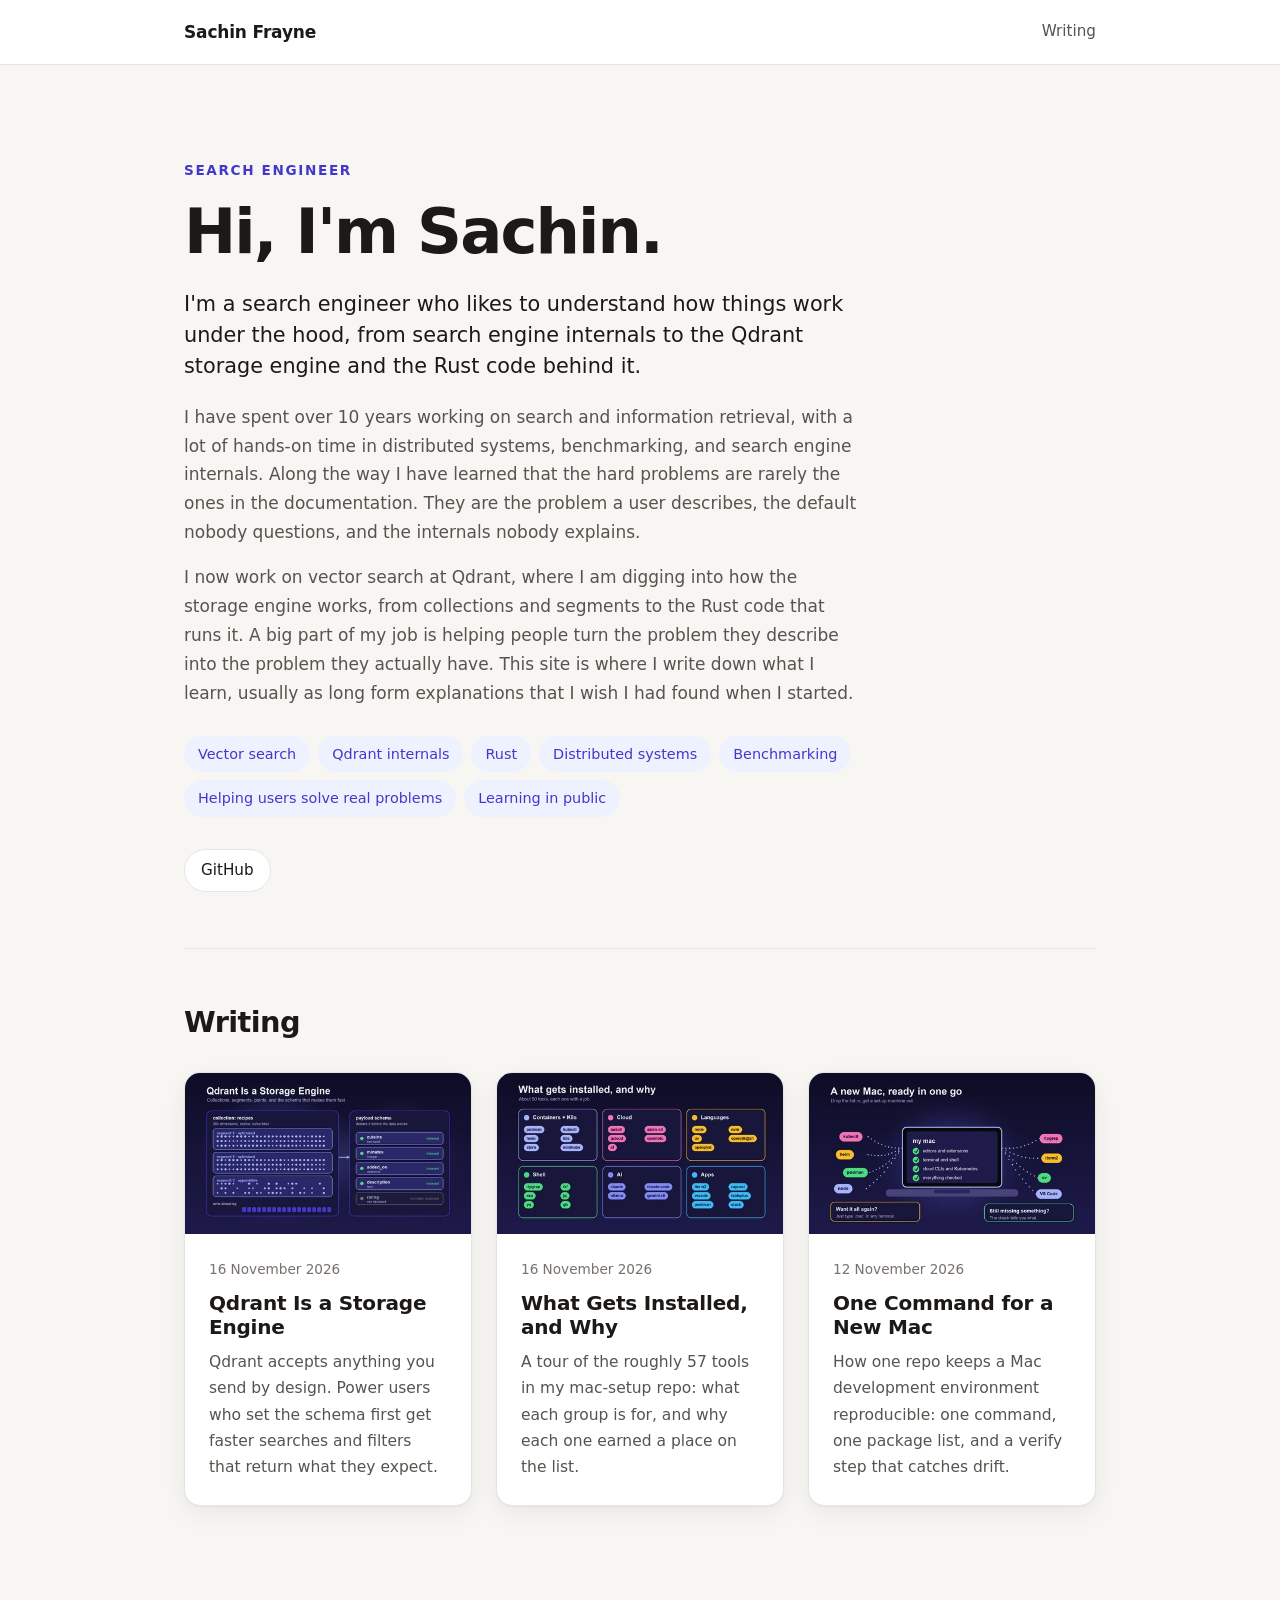
<file: index.html>
<!DOCTYPE html>
<html lang="en">
  <head>
    <meta charset="UTF-8" />
    <meta name="viewport" content="width=device-width, initial-scale=1.0" />
    <meta name="description" content="I&#x27;m a search engineer who likes to understand how things work under the hood, from search engine internals to the Qdrant storage engine and the Rust code behind it." />
    <meta property="og:type" content="website" />
    <meta property="og:site_name" content="Sachin Frayne" />
    <meta property="og:title" content="Sachin Frayne" />
    <meta property="og:description" content="I&#x27;m a search engineer who likes to understand how things work under the hood, from search engine internals to the Qdrant storage engine and the Rust code behind it." />
    <meta property="og:url" content="https://sachinfrayne.com/" />
    <meta name="twitter:card" content="summary" />
    <title>Sachin Frayne</title>
    <link rel="stylesheet" href="styles.css" />
  </head>
  <body>
    <header class="site-header">
      <div class="container site-header-inner">
        <a class="site-name" href="index.html">Sachin Frayne</a>
        <a href="#writing">Writing</a>
      </div>
    </header>

    <main class="container">
      <section class="hero">
        <p class="eyebrow">Search Engineer</p>
        <h1>Hi, I&#x27;m Sachin.</h1>
        <p class="lead">I&#x27;m a search engineer who likes to understand how things work under the hood, from search engine internals to the Qdrant storage engine and the Rust code behind it.</p>
        <div class="about">
          <p>I have spent over 10 years working on search and information retrieval, with a lot of hands-on time in distributed systems, benchmarking, and search engine internals. Along the way I have learned that the hard problems are rarely the ones in the documentation. They are the problem a user describes, the default nobody questions, and the internals nobody explains.</p>
          <p>I now work on vector search at Qdrant, where I am digging into how the storage engine works, from collections and segments to the Rust code that runs it. A big part of my job is helping people turn the problem they describe into the problem they actually have. This site is where I write down what I learn, usually as long form explanations that I wish I had found when I started.</p>
        </div>
        <ul class="topics" aria-label="Topics I write about">
          <li>Vector search</li>
          <li>Qdrant internals</li>
          <li>Rust</li>
          <li>Distributed systems</li>
          <li>Benchmarking</li>
          <li>Helping users solve real problems</li>
          <li>Learning in public</li>
        </ul>
        <nav class="elsewhere" aria-label="Elsewhere">
          <a href="https://github.com/sachinfrayne">GitHub</a>
        </nav>
      </section>

      <section class="posts" id="writing">
        <h2>Writing</h2>
        <div class="post-grid">
        <article class="post-card">
          <a href="blogs/qdrant-is-a-storage-engine.html"><img src="images/tiny/qdrant-is-a-storage-engine.jpg" alt="Diagram of the recipes collection: three segments of vectors, a write-ahead log, and a payload schema where indexed fields are green and undeclared fields are grey." loading="lazy" /></a>
          <div class="post-card-body">
            <p class="post-meta">
              <time datetime="2026-11-16">16 November 2026</time>
            </p>
            <h3 class="post-card-title">
              <a href="blogs/qdrant-is-a-storage-engine.html">Qdrant Is a Storage Engine</a>
            </h3>
            <p class="post-card-excerpt">Qdrant accepts anything you send by design. Power users who set the schema first get faster searches and filters that return what they expect.</p>
          </div>
        </article>


        <article class="post-card">
          <a href="blogs/mac-setup-tools.html"><img src="images/tiny/mac-setup-tools.jpg" alt="Illustrated grid of the tools in the mac-setup repo, grouped into containers and Kubernetes, cloud, languages, shell, AI, and apps." loading="lazy" /></a>
          <div class="post-card-body">
            <p class="post-meta">
              <time datetime="2026-11-16">16 November 2026</time>
            </p>
            <h3 class="post-card-title">
              <a href="blogs/mac-setup-tools.html">What Gets Installed, and Why</a>
            </h3>
            <p class="post-card-excerpt">A tour of the roughly 57 tools in my mac-setup repo: what each group is for, and why each one earned a place on the list.</p>
          </div>
        </article>


        <article class="post-card">
          <a href="blogs/mac-setup.html"><img src="images/tiny/mac-setup.jpg" alt="Diagram of the mac-setup repo: one package list feeds both setup.sh, which installs each item, and scripts/verify.sh, which checks each item." loading="lazy" /></a>
          <div class="post-card-body">
            <p class="post-meta">
              <time datetime="2026-11-12">12 November 2026</time>
            </p>
            <h3 class="post-card-title">
              <a href="blogs/mac-setup.html">One Command for a New Mac</a>
            </h3>
            <p class="post-card-excerpt">How one repo keeps a Mac development environment reproducible: one command, one package list, and a verify step that catches drift.</p>
          </div>
        </article>

        </div>
      </section>
    </main>
  </body>
</html>
</file>
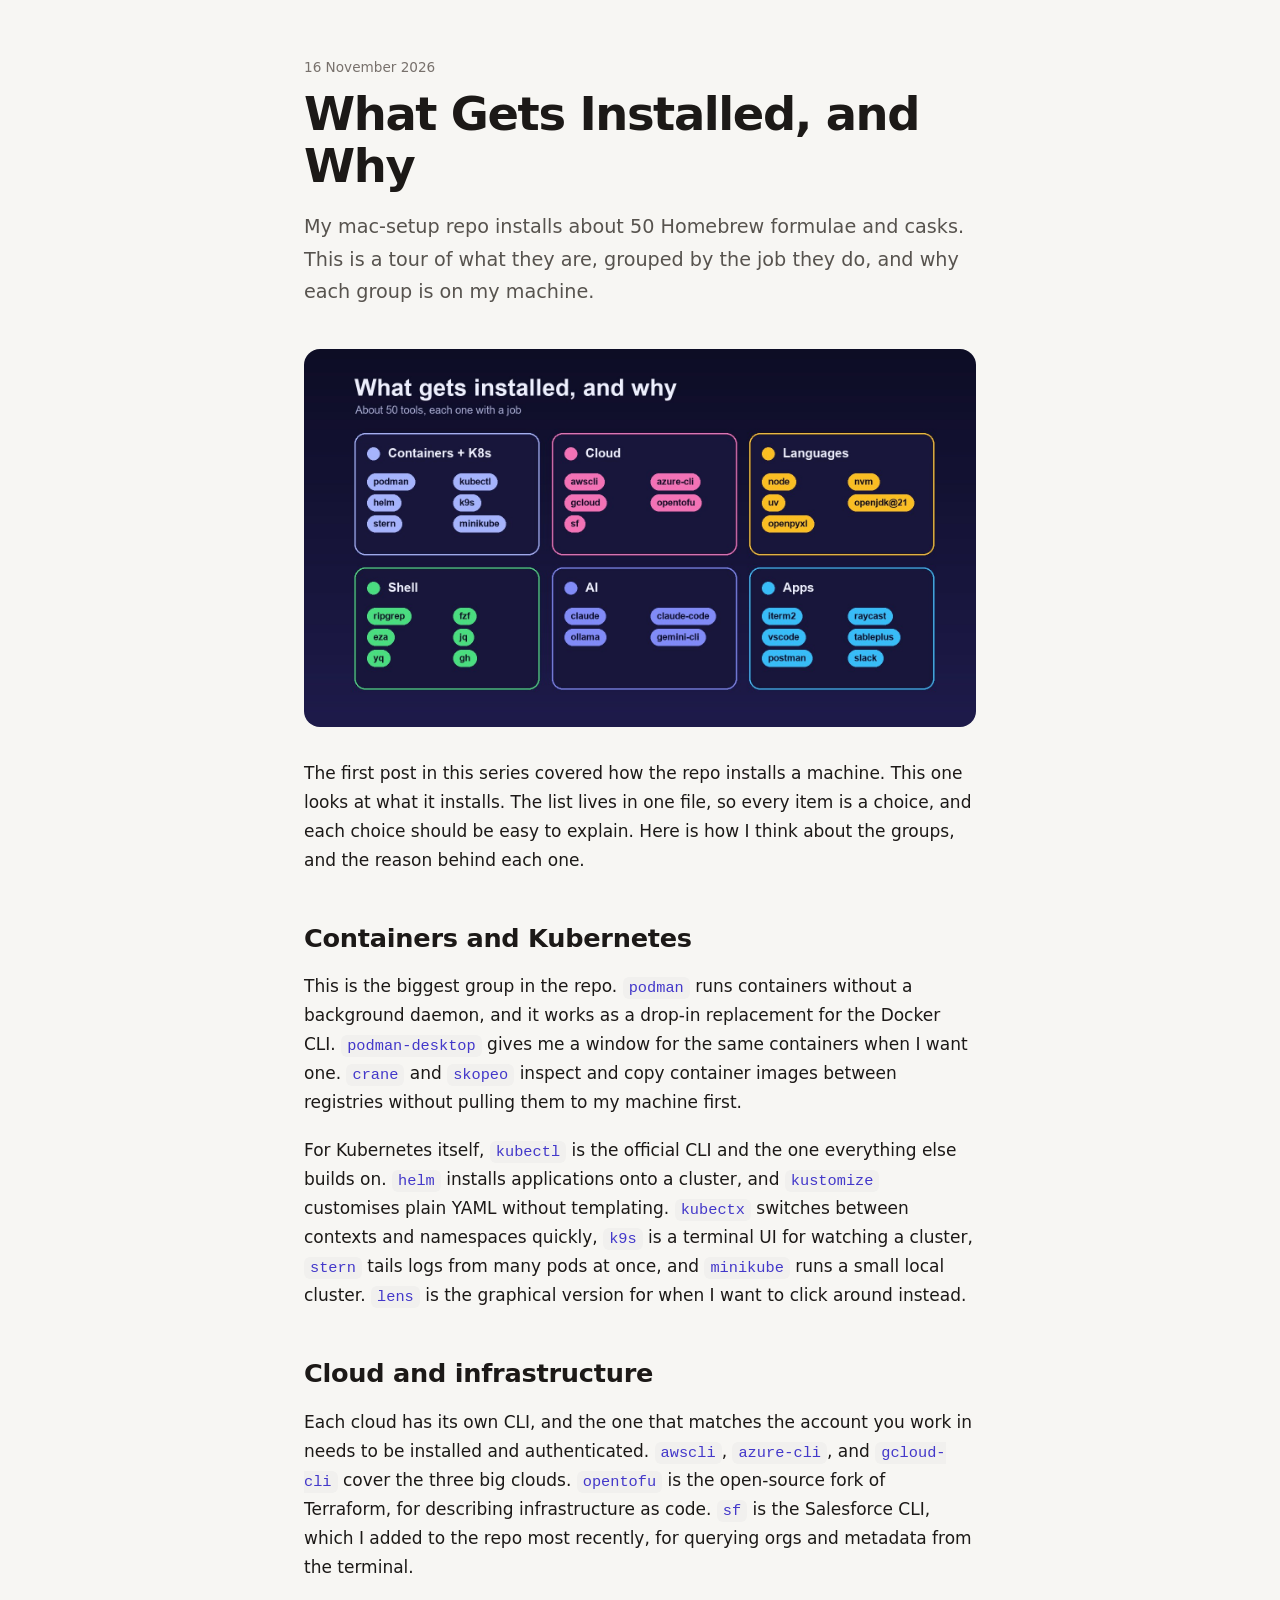
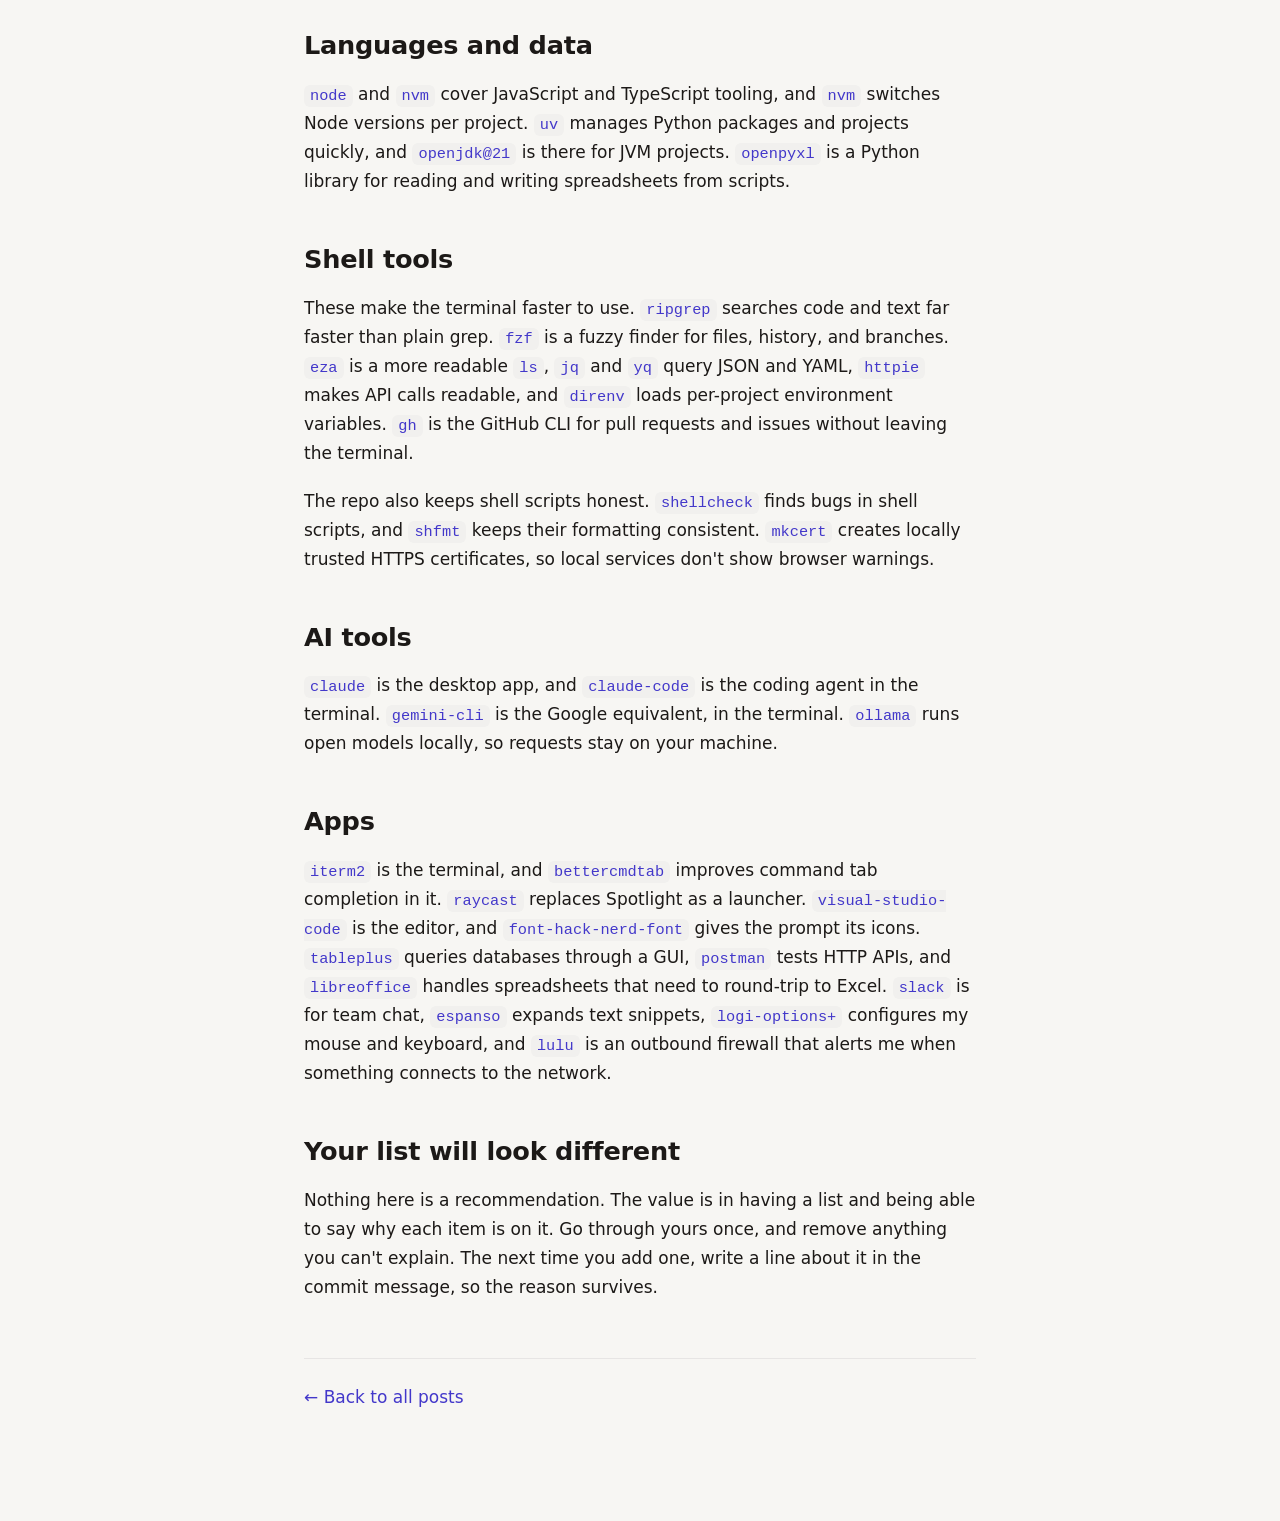
<file: blogs/mac-setup-tools.html>
<!DOCTYPE html>
<html lang="en">
  <head>
    <meta charset="UTF-8" />
    <meta name="viewport" content="width=device-width, initial-scale=1.0" />
    <meta name="description" content="A tour of the tools in my mac-setup repo: what each group is for, and why each one earned a place on the list." />
    <meta property="og:type" content="article" />
    <meta property="og:site_name" content="Sachin Frayne" />
    <meta property="og:title" content="What Gets Installed, and Why" />
    <meta property="og:description" content="A tour of the tools in my mac-setup repo: what each group is for, and why each one earned a place on the list." />
    <meta property="og:url" content="https://sachinfrayne.com/blogs/mac-setup-tools.html" />
    <meta property="og:image" content="https://sachinfrayne.com/images/mac-setup-tools.jpg" />
    <meta name="twitter:card" content="summary_large_image" />
    <title>What Gets Installed, and Why | Sachin Frayne</title>
    <link rel="stylesheet" href="../styles.css" />
  </head>
  <body>
    <main class="post">
      <article>
        <header class="post-header">
          <p class="post-meta">
            <time datetime="2026-11-16">16 November 2026</time>
          </p>
          <h1>What Gets Installed, and Why</h1>
          <p class="post-lede">My mac-setup repo installs about 50 Homebrew formulae and casks. This is a tour of what they are, grouped by the job they do, and why each group is on my machine.</p>
        </header>

        <div class="post-body">
          <img src="../images/mac-setup-tools.jpg" alt="Illustrated grid of the tools in the mac-setup repo, grouped into containers and Kubernetes, cloud, languages, shell, AI, and apps." />

          <p>
            The first post in this series covered how the repo installs a machine. This one looks at what it installs. The list lives in one file, so every item is a choice, and each choice should be easy to explain. Here is how I think about the groups, and the reason behind each one.
          </p>

          <h2>Containers and Kubernetes</h2>
          <p>
            This is the biggest group in the repo. <code>podman</code> runs containers without a background daemon, and it works as a drop-in replacement for the Docker CLI. <code>podman-desktop</code> gives me a window for the same containers when I want one. <code>crane</code> and <code>skopeo</code> inspect and copy container images between registries without pulling them to my machine first.
          </p>
          <p>
            For Kubernetes itself, <code>kubectl</code> is the official CLI and the one everything else builds on. <code>helm</code> installs applications onto a cluster, and <code>kustomize</code> customises plain YAML without templating. <code>kubectx</code> switches between contexts and namespaces quickly, <code>k9s</code> is a terminal UI for watching a cluster, <code>stern</code> tails logs from many pods at once, and <code>minikube</code> runs a small local cluster. <code>lens</code> is the graphical version for when I want to click around instead.
          </p>

          <h2>Cloud and infrastructure</h2>
          <p>
            Each cloud has its own CLI, and the one that matches the account you work in needs to be installed and authenticated. <code>awscli</code>, <code>azure-cli</code>, and <code>gcloud-cli</code> cover the three big clouds. <code>opentofu</code> is the open-source fork of Terraform, for describing infrastructure as code. <code>sf</code> is the Salesforce CLI, which I added to the repo most recently, for querying orgs and metadata from the terminal.
          </p>

          <h2>Languages and data</h2>
          <p>
            <code>node</code> and <code>nvm</code> cover JavaScript and TypeScript tooling, and <code>nvm</code> switches Node versions per project. <code>uv</code> manages Python packages and projects quickly, and <code>openjdk@21</code> is there for JVM projects. <code>openpyxl</code> is a Python library for reading and writing spreadsheets from scripts.
          </p>

          <h2>Shell tools</h2>
          <p>
            These make the terminal faster to use. <code>ripgrep</code> searches code and text far faster than plain grep. <code>fzf</code> is a fuzzy finder for files, history, and branches. <code>eza</code> is a more readable <code>ls</code>, <code>jq</code> and <code>yq</code> query JSON and YAML, <code>httpie</code> makes API calls readable, and <code>direnv</code> loads per-project environment variables. <code>gh</code> is the GitHub CLI for pull requests and issues without leaving the terminal.
          </p>
          <p>
            The repo also keeps shell scripts honest. <code>shellcheck</code> finds bugs in shell scripts, and <code>shfmt</code> keeps their formatting consistent. <code>mkcert</code> creates locally trusted HTTPS certificates, so local services don't show browser warnings.
          </p>

          <h2>AI tools</h2>
          <p>
            <code>claude</code> is the desktop app, and <code>claude-code</code> is the coding agent in the terminal. <code>gemini-cli</code> is the Google equivalent, in the terminal. <code>ollama</code> runs open models locally, so requests stay on your machine.
          </p>

          <h2>Apps</h2>
          <p>
            <code>iterm2</code> is the terminal, and <code>bettercmdtab</code> improves command tab completion in it. <code>raycast</code> replaces Spotlight as a launcher. <code>visual-studio-code</code> is the editor, and <code>font-hack-nerd-font</code> gives the prompt its icons. <code>tableplus</code> queries databases through a GUI, <code>postman</code> tests HTTP APIs, and <code>libreoffice</code> handles spreadsheets that need to round-trip to Excel. <code>slack</code> is for team chat, <code>espanso</code> expands text snippets, <code>logi-options+</code> configures my mouse and keyboard, and <code>lulu</code> is an outbound firewall that alerts me when something connects to the network.
          </p>

          <h2>Your list will look different</h2>
          <p>
            Nothing here is a recommendation. The value is in having a list and being able to say why each item is on it. Go through yours once, and remove anything you can't explain. The next time you add one, write a line about it in the commit message, so the reason survives.
          </p>
        </div>
      </article>

      <p class="post-footer-link"><a href="../index.html#writing">&larr; Back to all posts</a></p>
    </main>
  </body>
</html>
</file>
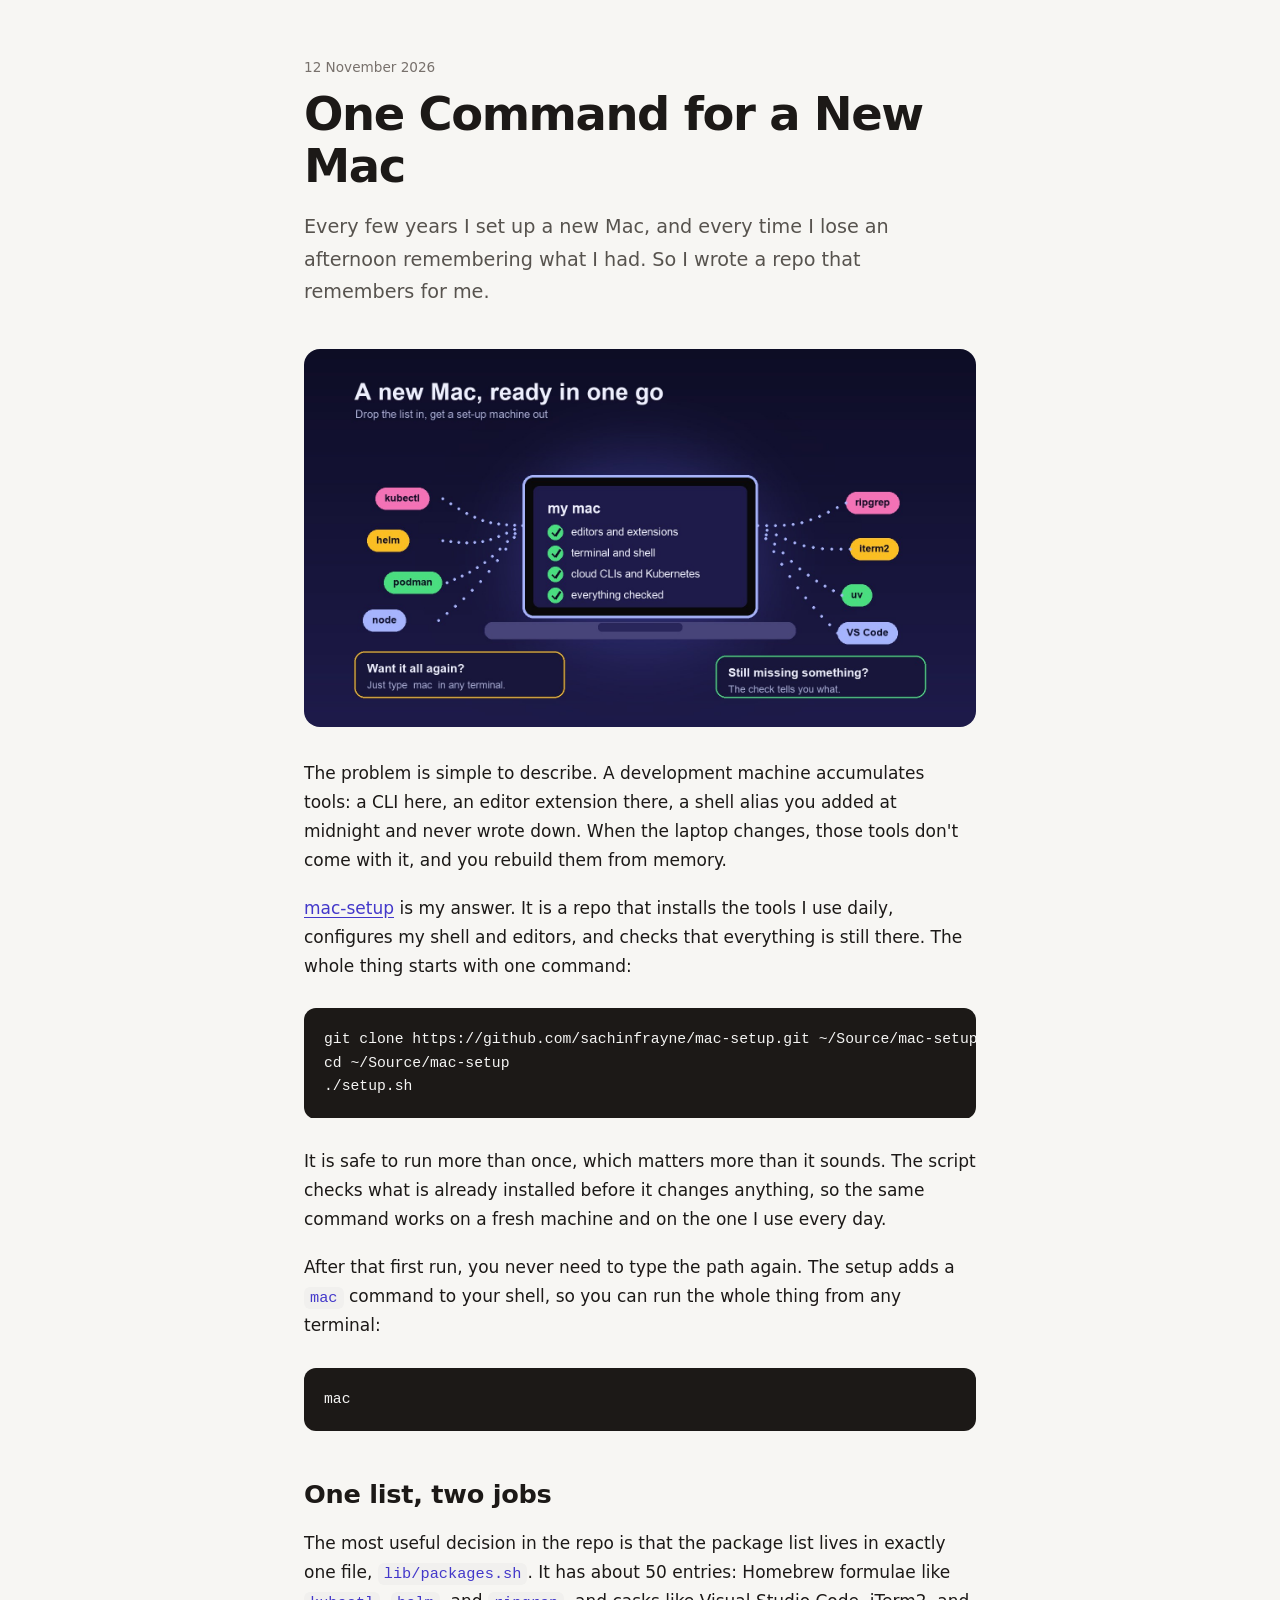
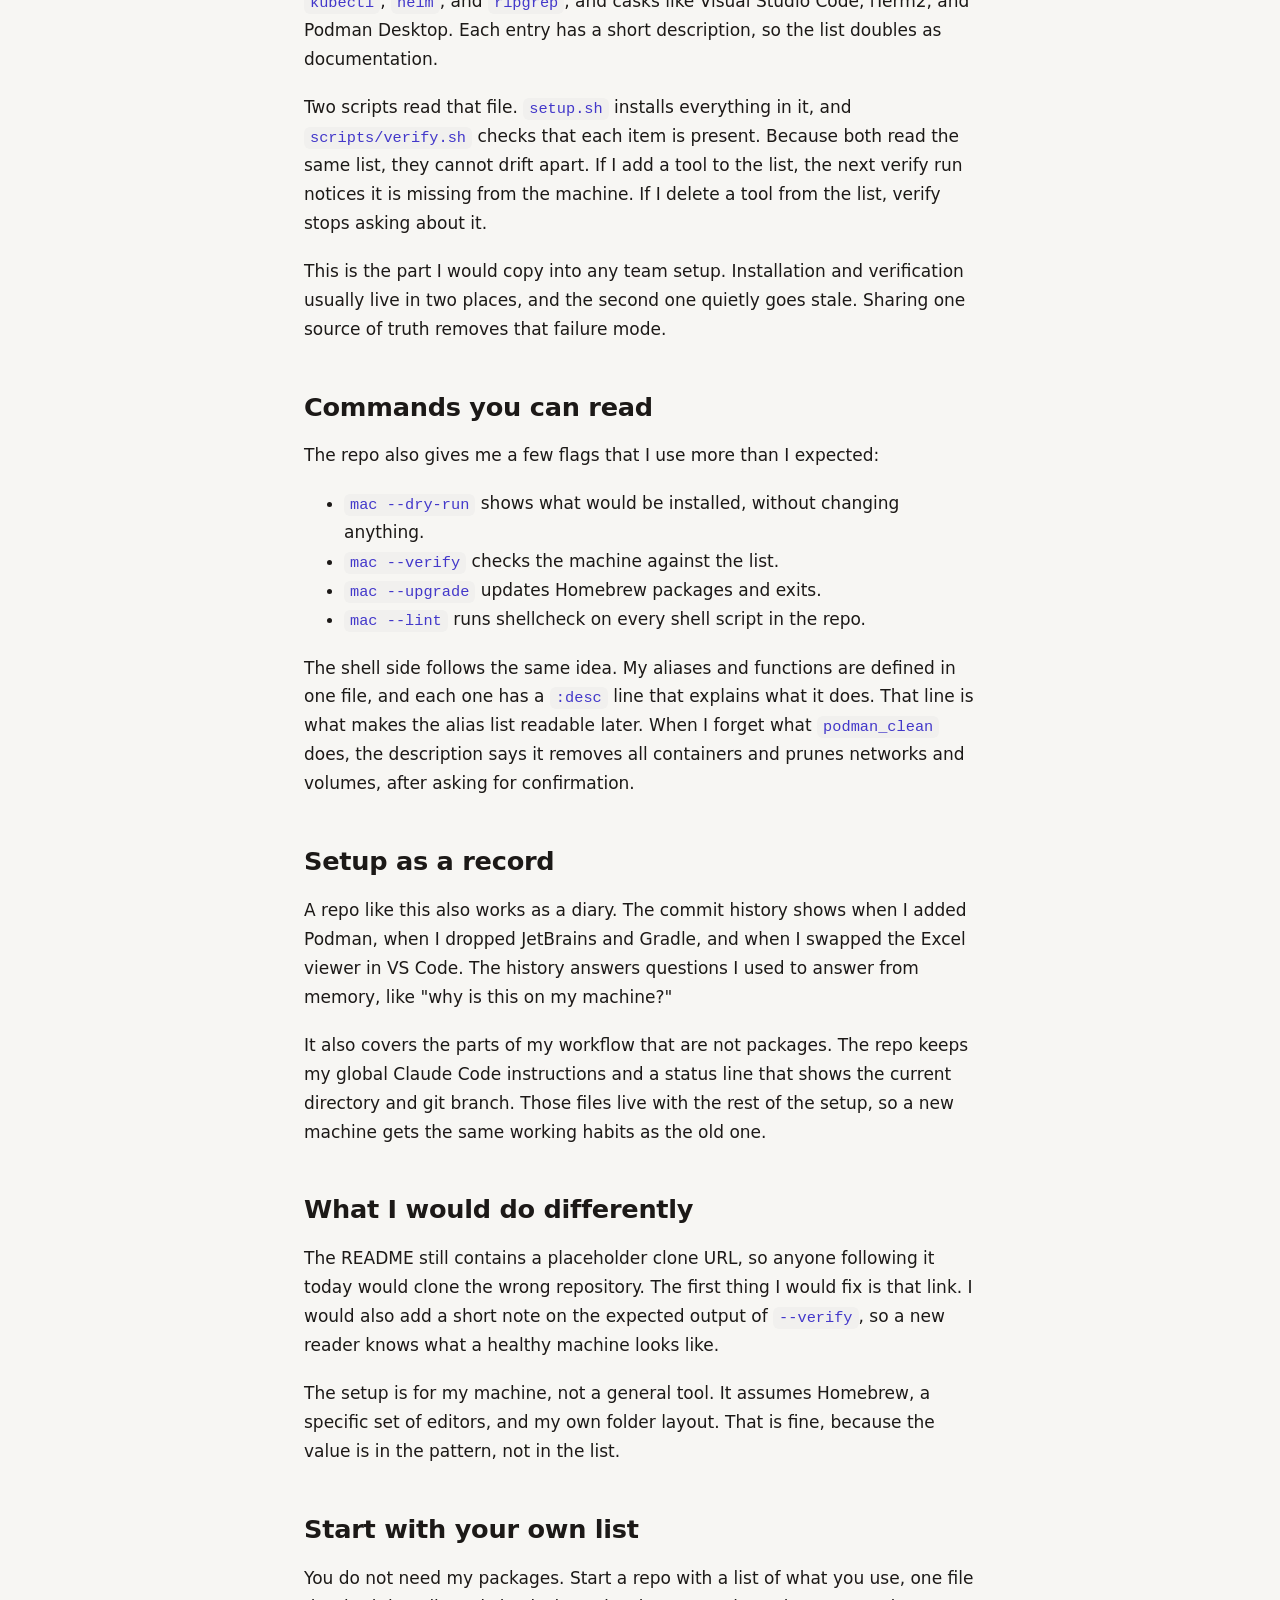
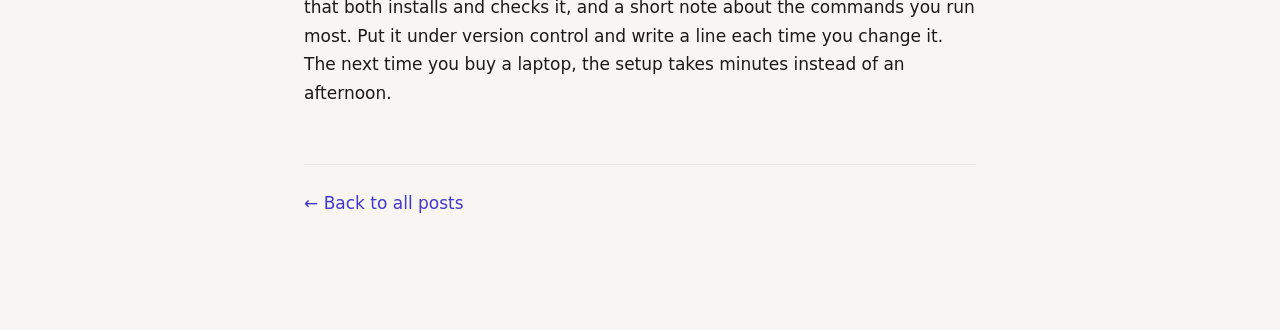
<file: blogs/mac-setup.html>
<!DOCTYPE html>
<html lang="en">
  <head>
    <meta charset="UTF-8" />
    <meta name="viewport" content="width=device-width, initial-scale=1.0" />
    <meta name="description" content="How I keep a Mac development environment reproducible with one repo: one command, one package list, and a verify step that catches drift." />
    <meta property="og:type" content="article" />
    <meta property="og:site_name" content="Sachin Frayne" />
    <meta property="og:title" content="One Command for a New Mac" />
    <meta property="og:description" content="How I keep a Mac development environment reproducible with one repo: one command, one package list, and a verify step that catches drift." />
    <meta property="og:url" content="https://sachinfrayne.com/blogs/mac-setup.html" />
    <meta property="og:image" content="https://sachinfrayne.com/images/mac-setup.jpg" />
    <meta name="twitter:card" content="summary_large_image" />
    <title>One Command for a New Mac | Sachin Frayne</title>
    <link rel="stylesheet" href="../styles.css" />
  </head>
  <body>
    <main class="post">
      <article>
        <header class="post-header">
          <p class="post-meta">
            <time datetime="2026-11-12">12 November 2026</time>
          </p>
          <h1>One Command for a New Mac</h1>
          <p class="post-lede">Every few years I set up a new Mac, and every time I lose an afternoon remembering what I had. So I wrote a repo that remembers for me.</p>
        </header>

        <div class="post-body">
          <img src="../images/mac-setup.jpg" alt="Diagram of the mac-setup repo: one package list feeds both setup.sh, which installs each item, and scripts/verify.sh, which checks each item." />
          <p>
            The problem is simple to describe. A development machine accumulates tools: a CLI here, an editor extension there, a shell alias you added at midnight and never wrote down. When the laptop changes, those tools don't come with it, and you rebuild them from memory.
          </p>
          <p>
            <a href="https://github.com/sachinfrayne/mac-setup">mac-setup</a> is my answer. It is a repo that installs the tools I use daily, configures my shell and editors, and checks that everything is still there. The whole thing starts with one command:
          </p>
          <pre><code>git clone https://github.com/sachinfrayne/mac-setup.git ~/Source/mac-setup
cd ~/Source/mac-setup
./setup.sh</code></pre>
          <p>
            It is safe to run more than once, which matters more than it sounds. The script checks what is already installed before it changes anything, so the same command works on a fresh machine and on the one I use every day.
          </p>
          <p>
            After that first run, you never need to type the path again. The setup adds a <code>mac</code> command to your shell, so you can run the whole thing from any terminal:
          </p>
          <pre><code>mac</code></pre>

          <h2>One list, two jobs</h2>
          <p>
            The most useful decision in the repo is that the package list lives in exactly one file, <code>lib/packages.sh</code>. It has about 50 entries: Homebrew formulae like <code>kubectl</code>, <code>helm</code>, and <code>ripgrep</code>, and casks like Visual Studio Code, iTerm2, and Podman Desktop. Each entry has a short description, so the list doubles as documentation.
          </p>
          <p>
            Two scripts read that file. <code>setup.sh</code> installs everything in it, and <code>scripts/verify.sh</code> checks that each item is present. Because both read the same list, they cannot drift apart. If I add a tool to the list, the next verify run notices it is missing from the machine. If I delete a tool from the list, verify stops asking about it.
          </p>
          <p>
            This is the part I would copy into any team setup. Installation and verification usually live in two places, and the second one quietly goes stale. Sharing one source of truth removes that failure mode.
          </p>

          <h2>Commands you can read</h2>
          <p>
            The repo also gives me a few flags that I use more than I expected:
          </p>
          <ul>
            <li><code>mac --dry-run</code> shows what would be installed, without changing anything.</li>
            <li><code>mac --verify</code> checks the machine against the list.</li>
            <li><code>mac --upgrade</code> updates Homebrew packages and exits.</li>
            <li><code>mac --lint</code> runs shellcheck on every shell script in the repo.</li>
          </ul>
          <p>
            The shell side follows the same idea. My aliases and functions are defined in one file, and each one has a <code>:desc</code> line that explains what it does. That line is what makes the alias list readable later. When I forget what <code>podman_clean</code> does, the description says it removes all containers and prunes networks and volumes, after asking for confirmation.
          </p>

          <h2>Setup as a record</h2>
          <p>
            A repo like this also works as a diary. The commit history shows when I added Podman, when I dropped JetBrains and Gradle, and when I swapped the Excel viewer in VS Code. The history answers questions I used to answer from memory, like "why is this on my machine?"
          </p>
          <p>
            It also covers the parts of my workflow that are not packages. The repo keeps my global Claude Code instructions and a status line that shows the current directory and git branch. Those files live with the rest of the setup, so a new machine gets the same working habits as the old one.
          </p>

          <h2>What I would do differently</h2>
          <p>
            The README still contains a placeholder clone URL, so anyone following it today would clone the wrong repository. The first thing I would fix is that link. I would also add a short note on the expected output of <code>--verify</code>, so a new reader knows what a healthy machine looks like.
          </p>
          <p>
            The setup is for my machine, not a general tool. It assumes Homebrew, a specific set of editors, and my own folder layout. That is fine, because the value is in the pattern, not in the list.
          </p>

          <h2>Start with your own list</h2>
          <p>
            You do not need my packages. Start a repo with a list of what you use, one file that both installs and checks it, and a short note about the commands you run most. Put it under version control and write a line each time you change it. The next time you buy a laptop, the setup takes minutes instead of an afternoon.
          </p>
        </div>
      </article>

      <p class="post-footer-link"><a href="../index.html#writing">&larr; Back to all posts</a></p>
    </main>
  </body>
</html>
</file>
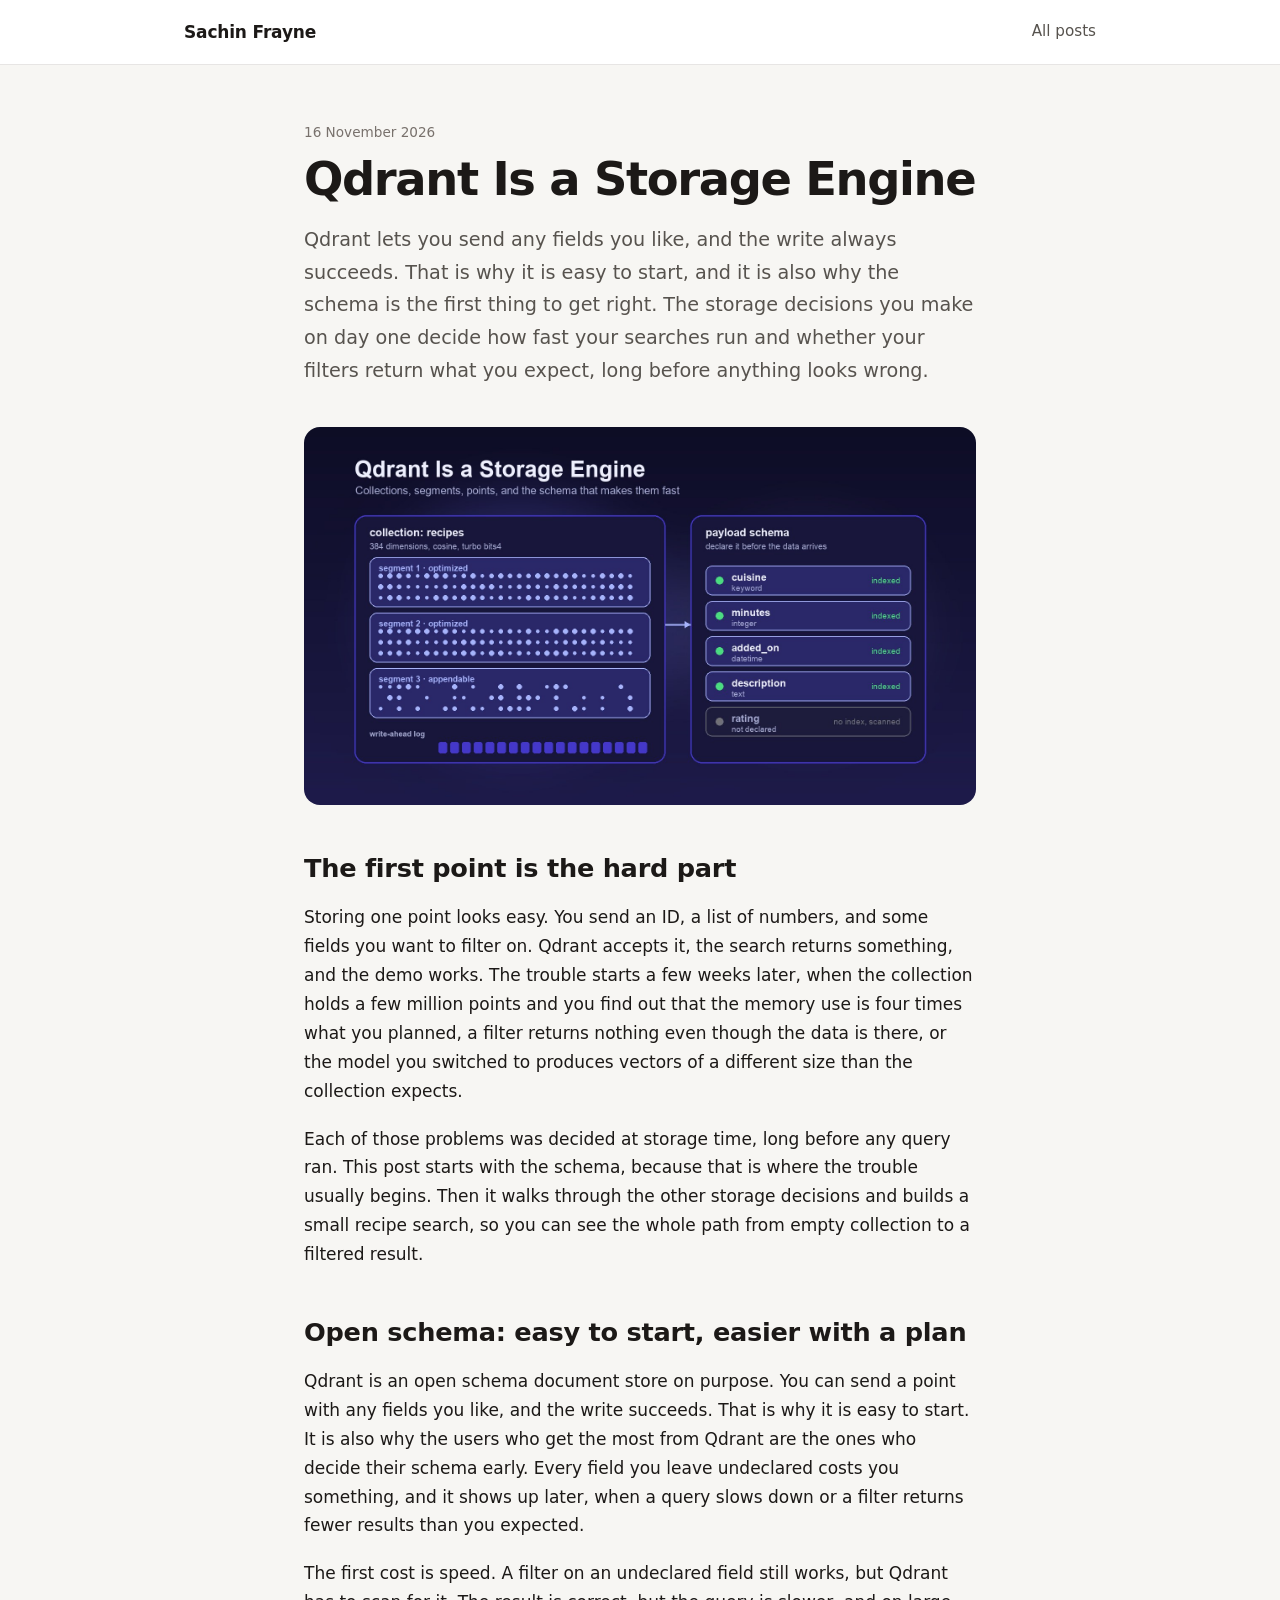
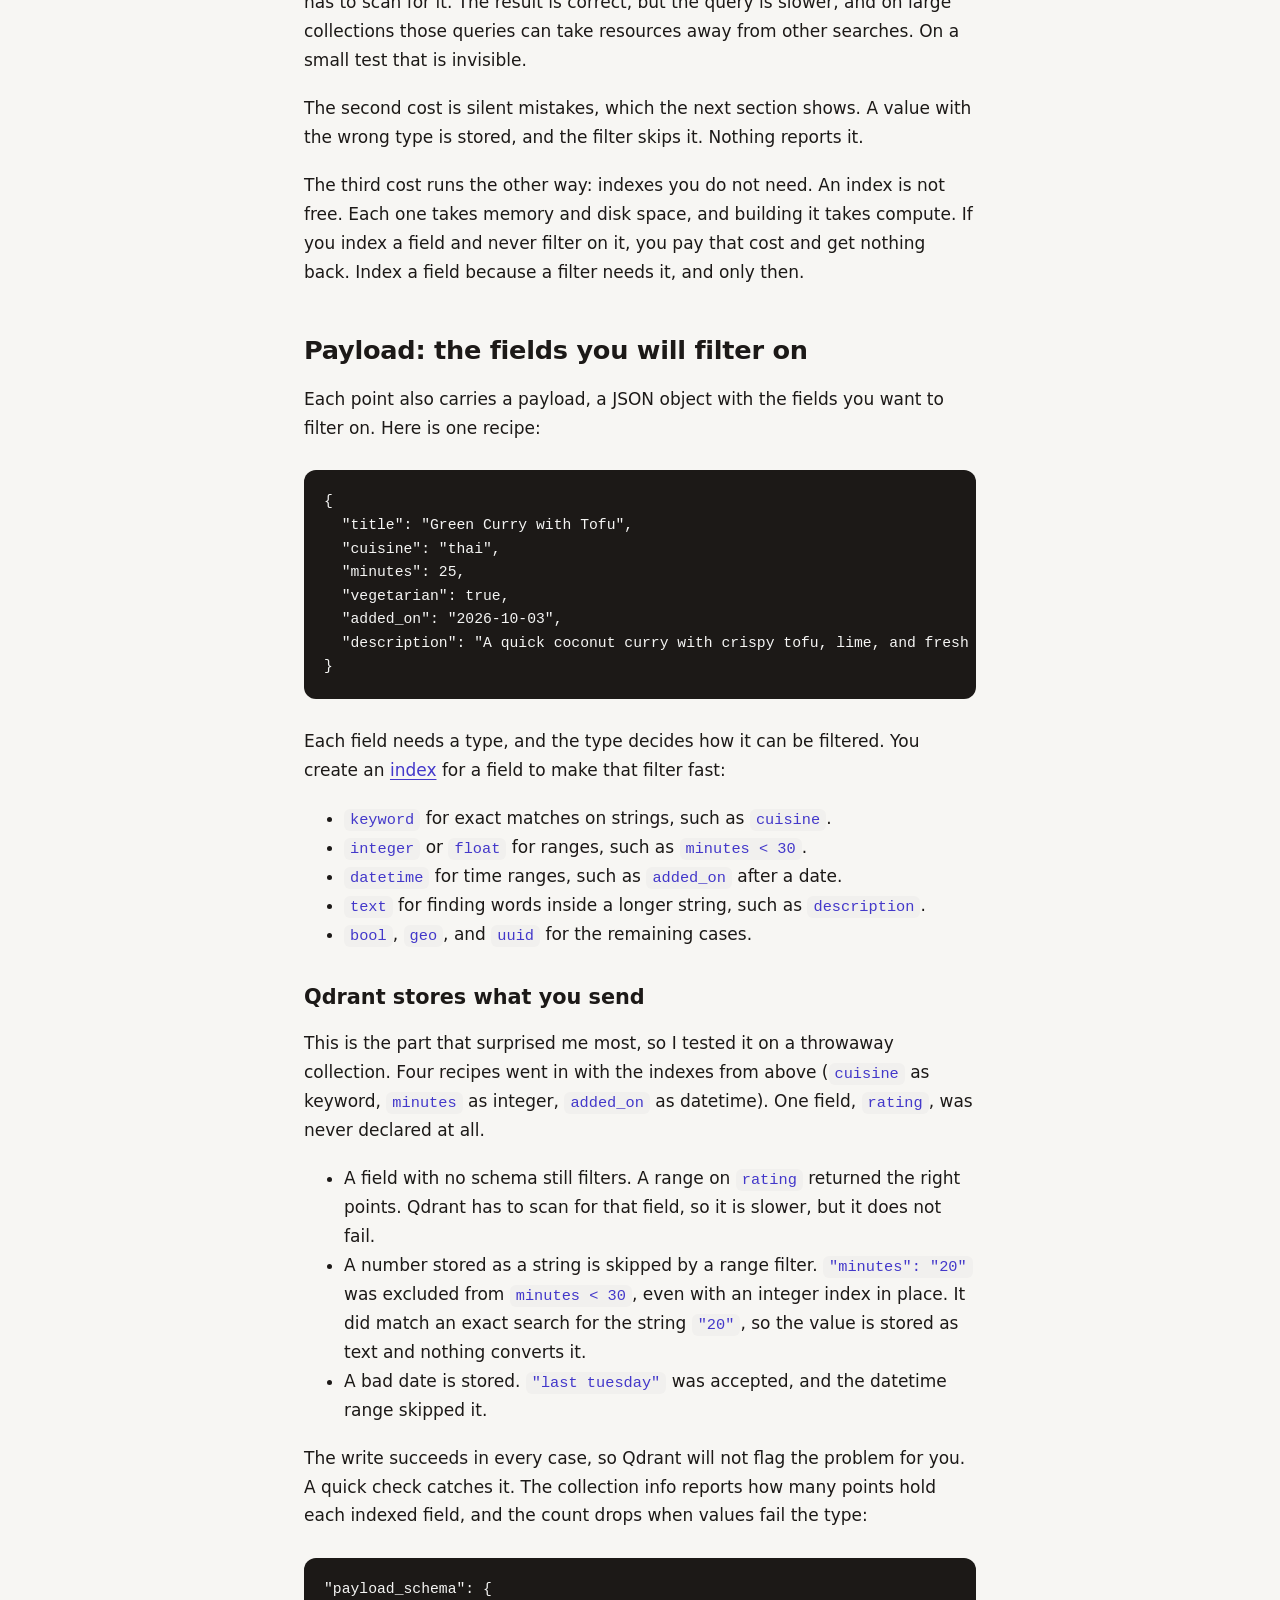
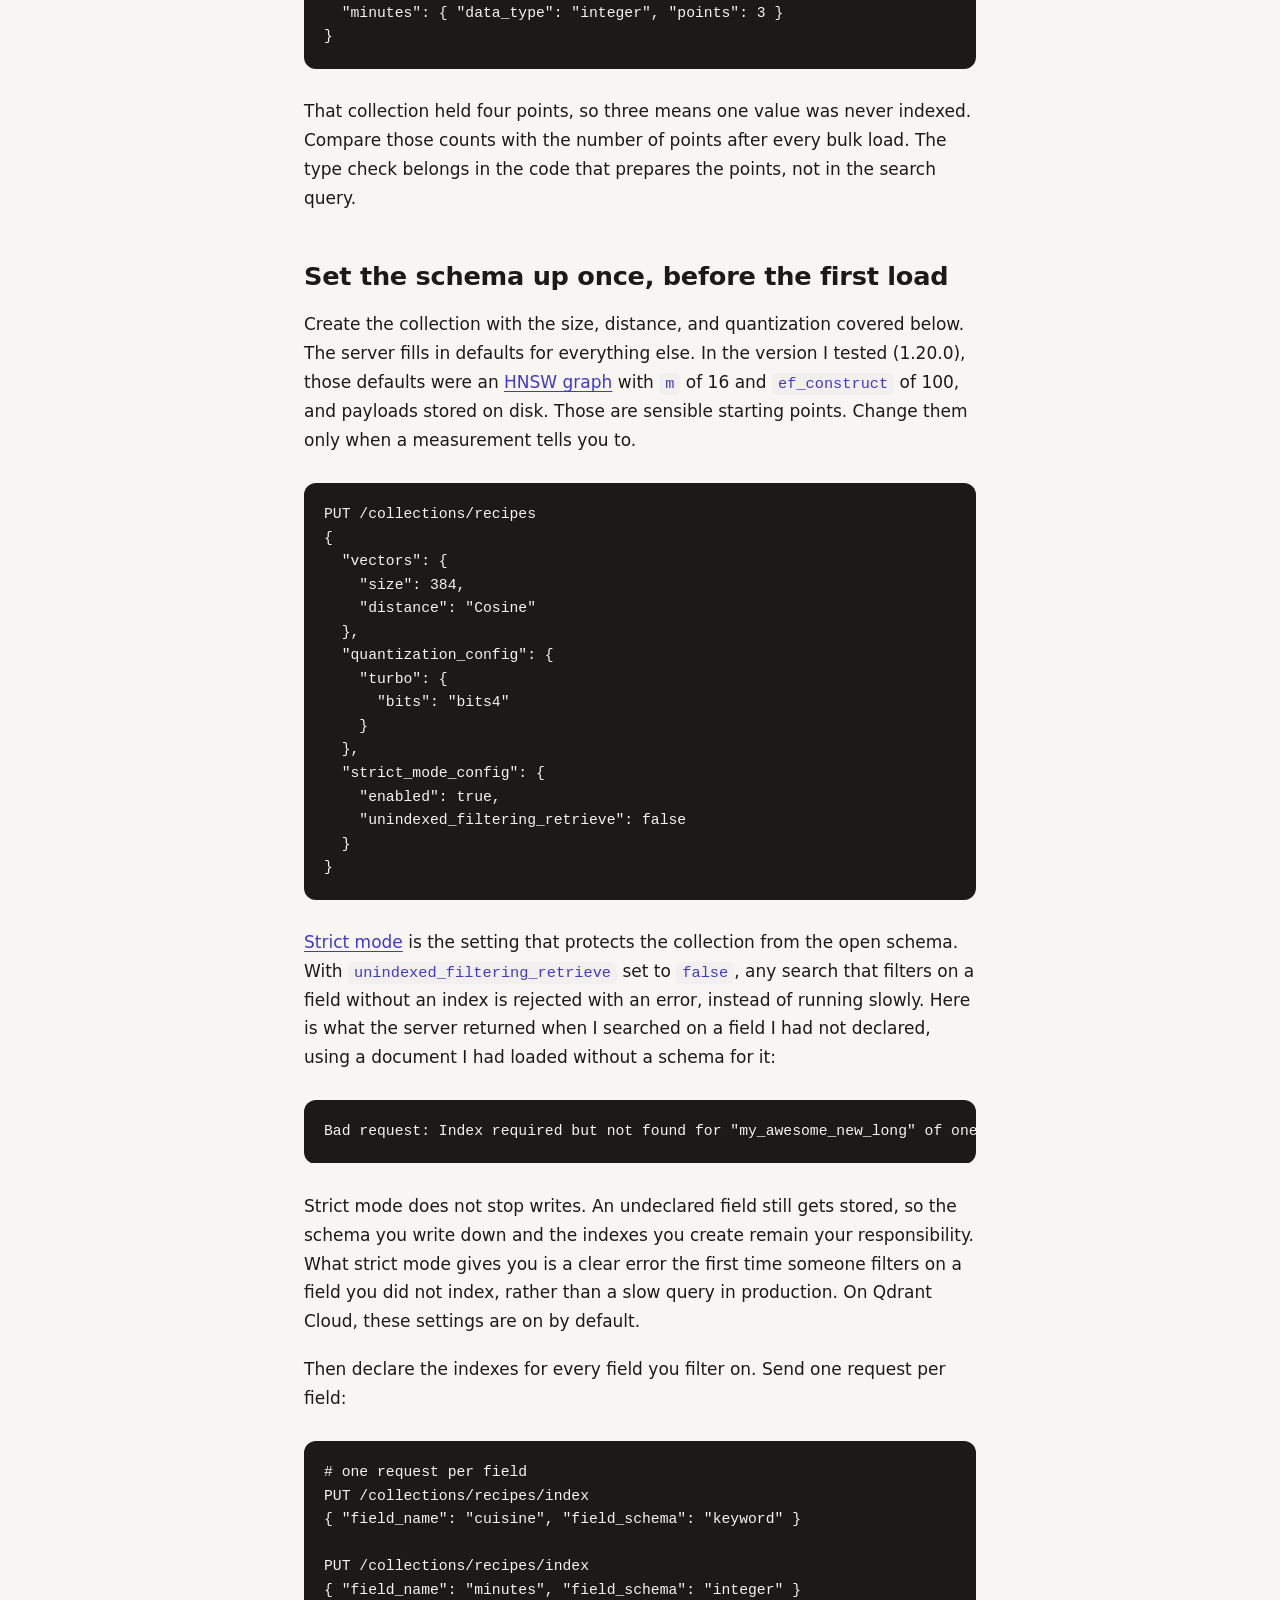
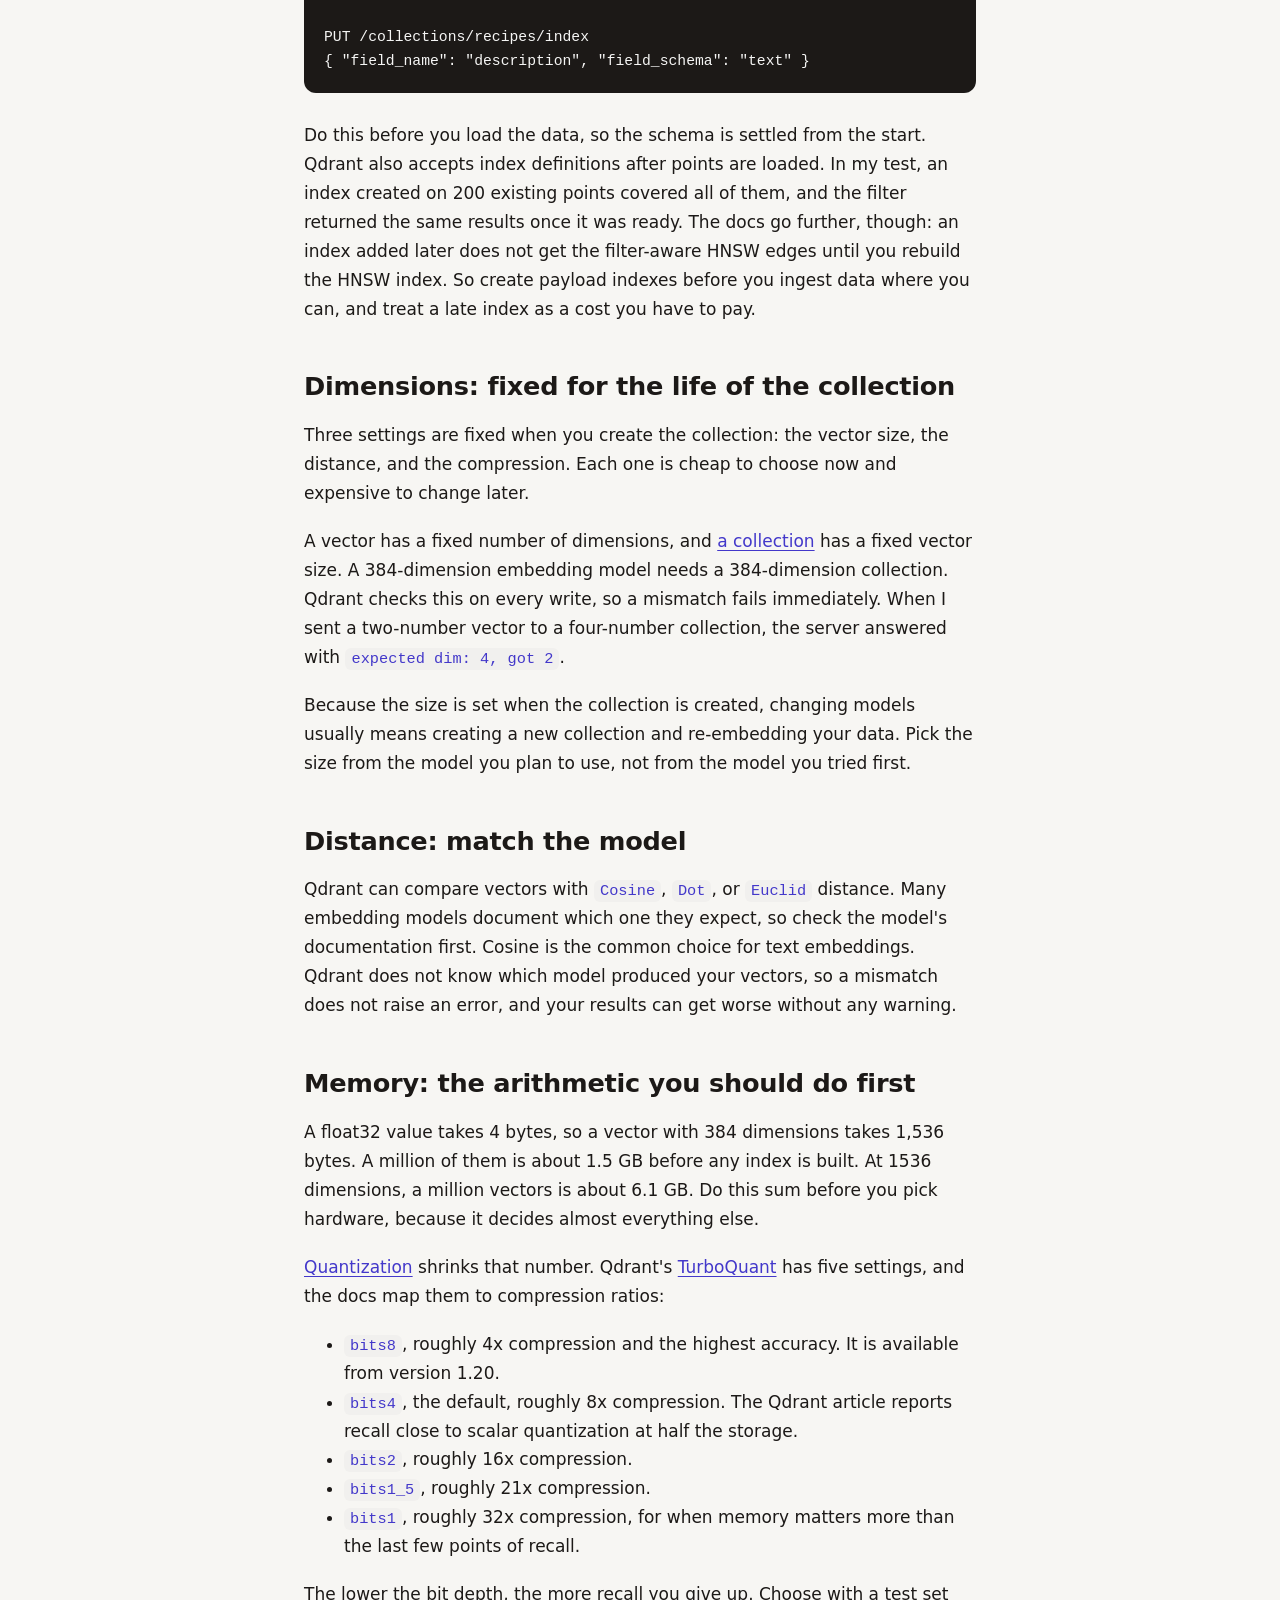
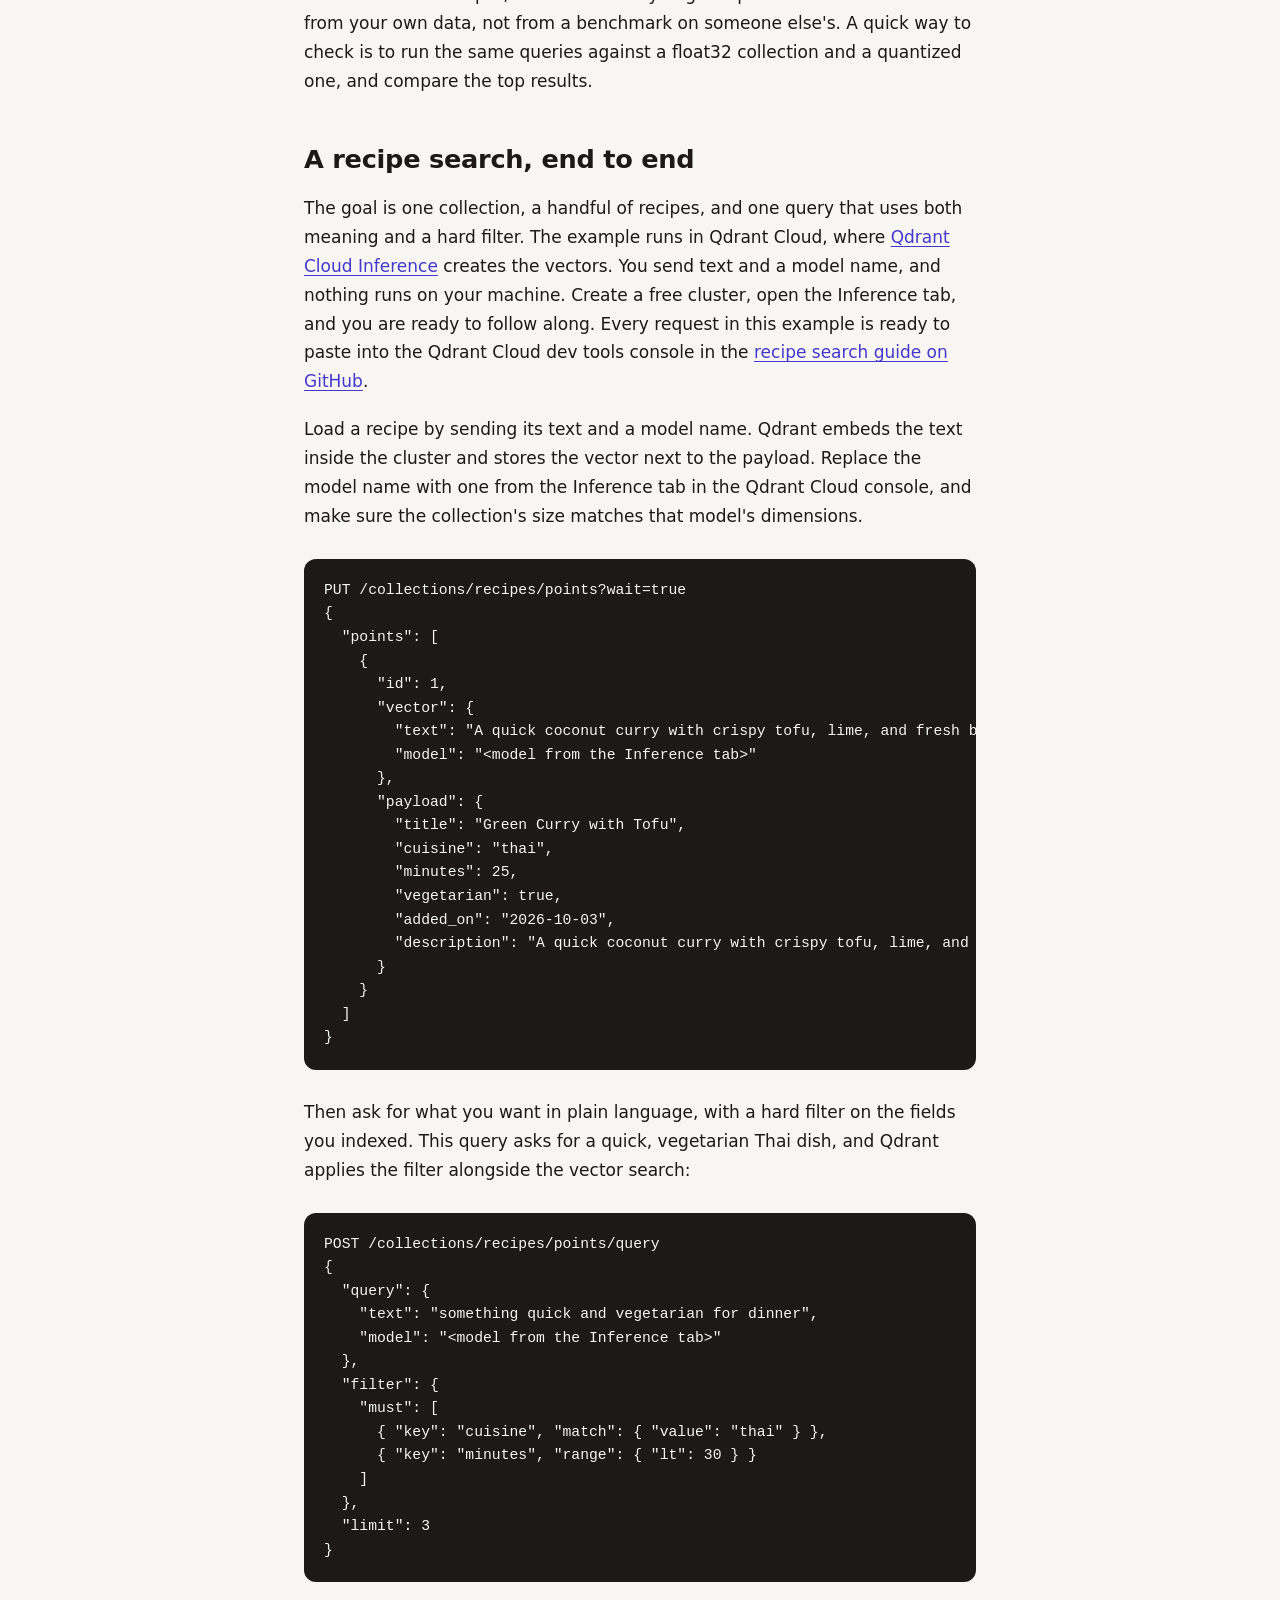
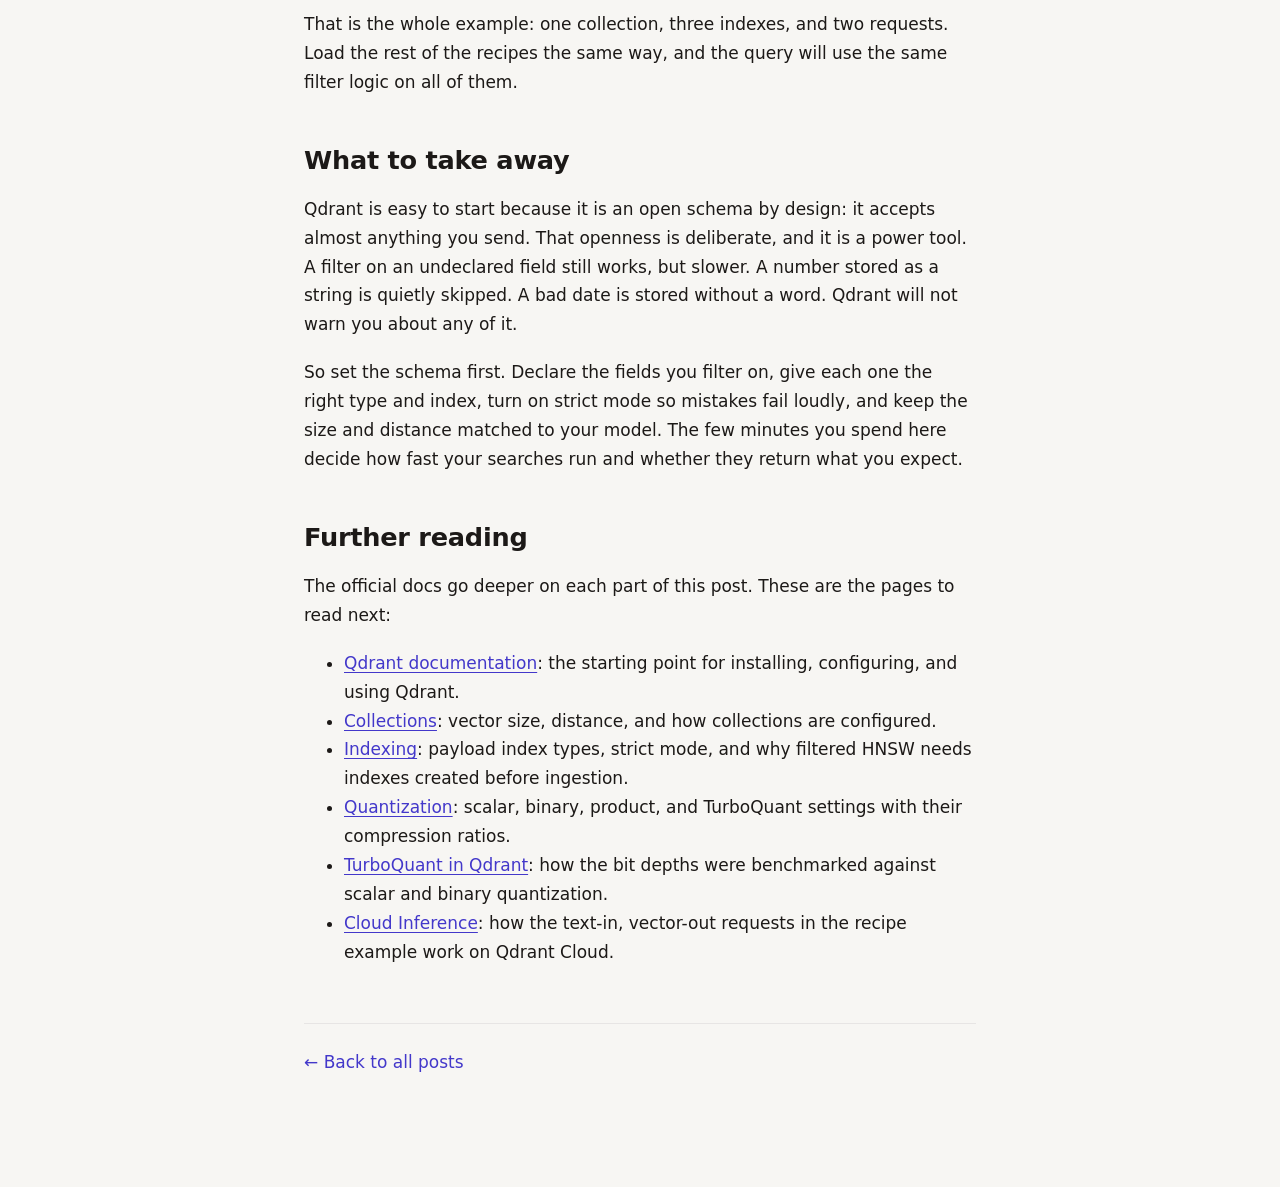
<file: blogs/qdrant-is-a-storage-engine.html>
<!DOCTYPE html>
<html lang="en">
  <head>
    <meta charset="UTF-8" />
    <meta name="viewport" content="width=device-width, initial-scale=1.0" />
    <meta name="description" content="Vector search is decided before the first point is stored. Dimensions, distance, quantization, and payload types, plus a small recipe search example." />
    <meta property="og:type" content="article" />
    <meta property="og:site_name" content="Sachin Frayne" />
    <meta property="og:title" content="Qdrant Is a Storage Engine" />
    <meta property="og:description" content="Vector search is decided before the first point is stored. Dimensions, distance, quantization, and payload types, plus a small recipe search example." />
    <meta property="og:url" content="https://sachinfrayne.com/blogs/qdrant-is-a-storage-engine.html" />
    <meta property="og:image" content="https://sachinfrayne.com/images/qdrant-is-a-storage-engine.jpg" />
    <meta name="twitter:card" content="summary_large_image" />
    <title>Qdrant Is a Storage Engine | Sachin Frayne</title>
    <link rel="stylesheet" href="../styles.css" />
  </head>
  <body>
    <header class="site-header">
      <div class="container site-header-inner">
        <a class="site-name" href="../index.html">Sachin Frayne</a>
        <a href="../index.html#writing">All posts</a>
      </div>
    </header>

    <main class="post">
      <article>
        <header class="post-header">
          <p class="post-meta">
            <time datetime="2026-11-16">16 November 2026</time>
          </p>
          <h1>Qdrant Is a Storage Engine</h1>
          <p class="post-lede">Qdrant lets you send any fields you like, and the write always succeeds. That is why it is easy to start, and it is also why the schema is the first thing to get right. The storage decisions you make on day one decide how fast your searches run and whether your filters return what you expect, long before anything looks wrong.</p>
        </header>

        <div class="post-body">
          <img src="../images/qdrant-is-a-storage-engine.jpg" alt="Diagram of the recipes collection: three segments of vectors, a write-ahead log, and a payload schema where indexed fields are green and undeclared fields are grey." />
          <h2>The first point is the hard part</h2>
          <p>
            Storing one point looks easy. You send an ID, a list of numbers, and some fields you want to filter on. Qdrant accepts it, the search returns something, and the demo works. The trouble starts a few weeks later, when the collection holds a few million points and you find out that the memory use is four times what you planned, a filter returns nothing even though the data is there, or the model you switched to produces vectors of a different size than the collection expects.
          </p>
          <p>
            Each of those problems was decided at storage time, long before any query ran. This post starts with the schema, because that is where the trouble usually begins. Then it walks through the other storage decisions and builds a small recipe search, so you can see the whole path from empty collection to a filtered result.
          </p>

          
<h2>Open schema: easy to start, easier with a plan</h2>
          <p>
            Qdrant is an open schema document store on purpose. You can send a point with any fields you like, and the write succeeds. That is why it is easy to start. It is also why the users who get the most from Qdrant are the ones who decide their schema early. Every field you leave undeclared costs you something, and it shows up later, when a query slows down or a filter returns fewer results than you expected.
          </p>
          <p>
            The first cost is speed. A filter on an undeclared field still works, but Qdrant has to scan for it. The result is correct, but the query is slower, and on large collections those queries can take resources away from other searches. On a small test that is invisible.
          </p>
          <p>
            The second cost is silent mistakes, which the next section shows. A value with the wrong type is stored, and the filter skips it. Nothing reports it.
          </p>
          <p>
            The third cost runs the other way: indexes you do not need. An index is not free. Each one takes memory and disk space, and building it takes compute. If you index a field and never filter on it, you pay that cost and get nothing back. Index a field because a filter needs it, and only then.
          </p>

          
<h2>Payload: the fields you will filter on</h2>
          <p>
            Each point also carries a payload, a JSON object with the fields you want to filter on. Here is one recipe:
          </p>
          <pre><code>{
  "title": "Green Curry with Tofu",
  "cuisine": "thai",
  "minutes": 25,
  "vegetarian": true,
  "added_on": "2026-10-03",
  "description": "A quick coconut curry with crispy tofu, lime, and fresh basil."
}</code></pre>
          <p>
            Each field needs a type, and the type decides how it can be filtered. You create an <a href="https://qdrant.tech/documentation/manage-data/indexing/">index</a> for a field to make that filter fast:
          </p>
          <ul>
            <li><code>keyword</code> for exact matches on strings, such as <code>cuisine</code>.</li>
            <li><code>integer</code> or <code>float</code> for ranges, such as <code>minutes &lt; 30</code>.</li>
            <li><code>datetime</code> for time ranges, such as <code>added_on</code> after a date.</li>
            <li><code>text</code> for finding words inside a longer string, such as <code>description</code>.</li>
            <li><code>bool</code>, <code>geo</code>, and <code>uuid</code> for the remaining cases.</li>
          </ul>

          <h3>Qdrant stores what you send</h3>
          <p>
            This is the part that surprised me most, so I tested it on a throwaway collection. Four recipes went in with the indexes from above (<code>cuisine</code> as keyword, <code>minutes</code> as integer, <code>added_on</code> as datetime). One field, <code>rating</code>, was never declared at all.
          </p>
          <ul>
            <li>A field with no schema still filters. A range on <code>rating</code> returned the right points. Qdrant has to scan for that field, so it is slower, but it does not fail.</li>
            <li>A number stored as a string is skipped by a range filter. <code>"minutes": "20"</code> was excluded from <code>minutes &lt; 30</code>, even with an integer index in place. It did match an exact search for the string <code>"20"</code>, so the value is stored as text and nothing converts it.</li>
            <li>A bad date is stored. <code>"last tuesday"</code> was accepted, and the datetime range skipped it.</li>
          </ul>
          <p>
            The write succeeds in every case, so Qdrant will not flag the problem for you. A quick check catches it. The collection info reports how many points hold each indexed field, and the count drops when values fail the type:
          </p>
          <pre><code>"payload_schema": {
  "minutes": { "data_type": "integer", "points": 3 }
}</code></pre>
          <p>
            That collection held four points, so three means one value was never indexed. Compare those counts with the number of points after every bulk load. The type check belongs in the code that prepares the points, not in the search query.
          </p>

          
<h2>Set the schema up once, before the first load</h2>
          <p>
            Create the collection with the size, distance, and quantization covered below. The server fills in defaults for everything else. In the version I tested (1.20.0), those defaults were an <a href="https://qdrant.tech/documentation/manage-data/indexing/">HNSW graph</a> with <code>m</code> of 16 and <code>ef_construct</code> of 100, and payloads stored on disk. Those are sensible starting points. Change them only when a measurement tells you to.
          </p>
          <pre><code>PUT /collections/recipes
{
  "vectors": {
    "size": 384,
    "distance": "Cosine"
  },
  "quantization_config": {
    "turbo": {
      "bits": "bits4"
    }
  },
  "strict_mode_config": {
    "enabled": true,
    "unindexed_filtering_retrieve": false
  }
}</code></pre>
          <p>
            <a href="https://qdrant.tech/documentation/manage-data/indexing/">Strict mode</a> is the setting that protects the collection from the open schema. With <code>unindexed_filtering_retrieve</code> set to <code>false</code>, any search that filters on a field without an index is rejected with an error, instead of running slowly. Here is what the server returned when I searched on a field I had not declared, using a document I had loaded without a schema for it:
          </p>
          <pre><code>Bad request: Index required but not found for "my_awesome_new_long" of one of the following types: [float, integer]. Help: Create an index for this key or use a different filter.</code></pre>
          <p>
            Strict mode does not stop writes. An undeclared field still gets stored, so the schema you write down and the indexes you create remain your responsibility. What strict mode gives you is a clear error the first time someone filters on a field you did not index, rather than a slow query in production. On Qdrant Cloud, these settings are on by default.
          <p>
            Then declare the indexes for every field you filter on. Send one request per field:
          </p>
          <pre><code># one request per field
PUT /collections/recipes/index
{ "field_name": "cuisine", "field_schema": "keyword" }

PUT /collections/recipes/index
{ "field_name": "minutes", "field_schema": "integer" }

PUT /collections/recipes/index
{ "field_name": "description", "field_schema": "text" }</code></pre>
          <p>
            Do this before you load the data, so the schema is settled from the start. Qdrant also accepts index definitions after points are loaded. In my test, an index created on 200 existing points covered all of them, and the filter returned the same results once it was ready. The docs go further, though: an index added later does not get the filter-aware HNSW edges until you rebuild the HNSW index. So create payload indexes before you ingest data where you can, and treat a late index as a cost you have to pay.
          </p>

          
<h2>Dimensions: fixed for the life of the collection</h2>
          <p>
            Three settings are fixed when you create the collection: the vector size, the distance, and the compression. Each one is cheap to choose now and expensive to change later.
          </p>
          <p>
            A vector has a fixed number of dimensions, and <a href="https://qdrant.tech/documentation/manage-data/collections/">a collection</a> has a fixed vector size. A 384-dimension embedding model needs a 384-dimension collection. Qdrant checks this on every write, so a mismatch fails immediately. When I sent a two-number vector to a four-number collection, the server answered with <code>expected dim: 4, got 2</code>.
          </p>
          <p>
            Because the size is set when the collection is created, changing models usually means creating a new collection and re-embedding your data. Pick the size from the model you plan to use, not from the model you tried first.
          </p>

          
<h2>Distance: match the model</h2>
          <p>
            Qdrant can compare vectors with <code>Cosine</code>, <code>Dot</code>, or <code>Euclid</code> distance. Many embedding models document which one they expect, so check the model's documentation first. Cosine is the common choice for text embeddings. Qdrant does not know which model produced your vectors, so a mismatch does not raise an error, and your results can get worse without any warning.
          </p>

          
<h2>Memory: the arithmetic you should do first</h2>
          <p>
            A float32 value takes 4 bytes, so a vector with 384 dimensions takes 1,536 bytes. A million of them is about 1.5 GB before any index is built. At 1536 dimensions, a million vectors is about 6.1 GB. Do this sum before you pick hardware, because it decides almost everything else.
          </p>
          <p>
            <a href="https://qdrant.tech/documentation/manage-data/quantization/">Quantization</a> shrinks that number. Qdrant's <a href="https://qdrant.tech/articles/turboquant-quantization/">TurboQuant</a> has five settings, and the docs map them to compression ratios:
          </p>
          <ul>
            <li><code>bits8</code>, roughly 4x compression and the highest accuracy. It is available from version 1.20.</li>
            <li><code>bits4</code>, the default, roughly 8x compression. The Qdrant article reports recall close to scalar quantization at half the storage.</li>
            <li><code>bits2</code>, roughly 16x compression.</li>
            <li><code>bits1_5</code>, roughly 21x compression.</li>
            <li><code>bits1</code>, roughly 32x compression, for when memory matters more than the last few points of recall.</li>
          </ul>
          <p>
            The lower the bit depth, the more recall you give up. Choose with a test set from your own data, not from a benchmark on someone else's. A quick way to check is to run the same queries against a float32 collection and a quantized one, and compare the top results.
          </p>

          
<h2>A recipe search, end to end</h2>
          <p>
            The goal is one collection, a handful of recipes, and one query that uses both meaning and a hard filter. The example runs in Qdrant Cloud, where <a href="https://qdrant.tech/documentation/inference/cloud-inference/">Qdrant Cloud Inference</a> creates the vectors. You send text and a model name, and nothing runs on your machine. Create a free cluster, open the Inference tab, and you are ready to follow along. Every request in this example is ready to paste into the Qdrant Cloud dev tools console in the <a href="https://github.com/sachinfrayne/sachin-frayne.github.io/blob/main/guides/recipe-search-cloud.md">recipe search guide on GitHub</a>.
          </p>
          <p>
            Load a recipe by sending its text and a model name. Qdrant embeds the text inside the cluster and stores the vector next to the payload. Replace the model name with one from the Inference tab in the Qdrant Cloud console, and make sure the collection's size matches that model's dimensions.
          </p>
          <pre><code>PUT /collections/recipes/points?wait=true
{
  "points": [
    {
      "id": 1,
      "vector": {
        "text": "A quick coconut curry with crispy tofu, lime, and fresh basil.",
        "model": "&lt;model from the Inference tab&gt;"
      },
      "payload": {
        "title": "Green Curry with Tofu",
        "cuisine": "thai",
        "minutes": 25,
        "vegetarian": true,
        "added_on": "2026-10-03",
        "description": "A quick coconut curry with crispy tofu, lime, and fresh basil."
      }
    }
  ]
}</code></pre>
          <p>
            Then ask for what you want in plain language, with a hard filter on the fields you indexed. This query asks for a quick, vegetarian Thai dish, and Qdrant applies the filter alongside the vector search:
          </p>
          <pre><code>POST /collections/recipes/points/query
{
  "query": {
    "text": "something quick and vegetarian for dinner",
    "model": "&lt;model from the Inference tab&gt;"
  },
  "filter": {
    "must": [
      { "key": "cuisine", "match": { "value": "thai" } },
      { "key": "minutes", "range": { "lt": 30 } }
    ]
  },
  "limit": 3
}</code></pre>
          <p>
            That is the whole example: one collection, three indexes, and two requests. Load the rest of the recipes the same way, and the query will use the same filter logic on all of them.
          </p>


          

<h2>What to take away</h2>
          <p>
            Qdrant is easy to start because it is an open schema by design: it accepts almost anything you send. That openness is deliberate, and it is a power tool. A filter on an undeclared field still works, but slower. A number stored as a string is quietly skipped. A bad date is stored without a word. Qdrant will not warn you about any of it.
          </p>
          <p>
            So set the schema first. Declare the fields you filter on, give each one the right type and index, turn on strict mode so mistakes fail loudly, and keep the size and distance matched to your model. The few minutes you spend here decide how fast your searches run and whether they return what you expect.
          </p>
          <h2>Further reading</h2>
          <p>
            The official docs go deeper on each part of this post. These are the pages to read next:
          </p>
          <ul>
            <li><a href="https://qdrant.tech/documentation/">Qdrant documentation</a>: the starting point for installing, configuring, and using Qdrant.</li>
            <li><a href="https://qdrant.tech/documentation/manage-data/collections/">Collections</a>: vector size, distance, and how collections are configured.</li>
            <li><a href="https://qdrant.tech/documentation/manage-data/indexing/">Indexing</a>: payload index types, strict mode, and why filtered HNSW needs indexes created before ingestion.</li>
            <li><a href="https://qdrant.tech/documentation/manage-data/quantization/">Quantization</a>: scalar, binary, product, and TurboQuant settings with their compression ratios.</li>
            <li><a href="https://qdrant.tech/articles/turboquant-quantization/">TurboQuant in Qdrant</a>: how the bit depths were benchmarked against scalar and binary quantization.</li>
            <li><a href="https://qdrant.tech/documentation/inference/cloud-inference/">Cloud Inference</a>: how the text-in, vector-out requests in the recipe example work on Qdrant Cloud.</li>
          </ul>
        </div>
      </article>

      <p class="post-footer-link"><a href="../index.html#writing">&larr; Back to all posts</a></p>
    </main>
  </body>
</html>
</file>
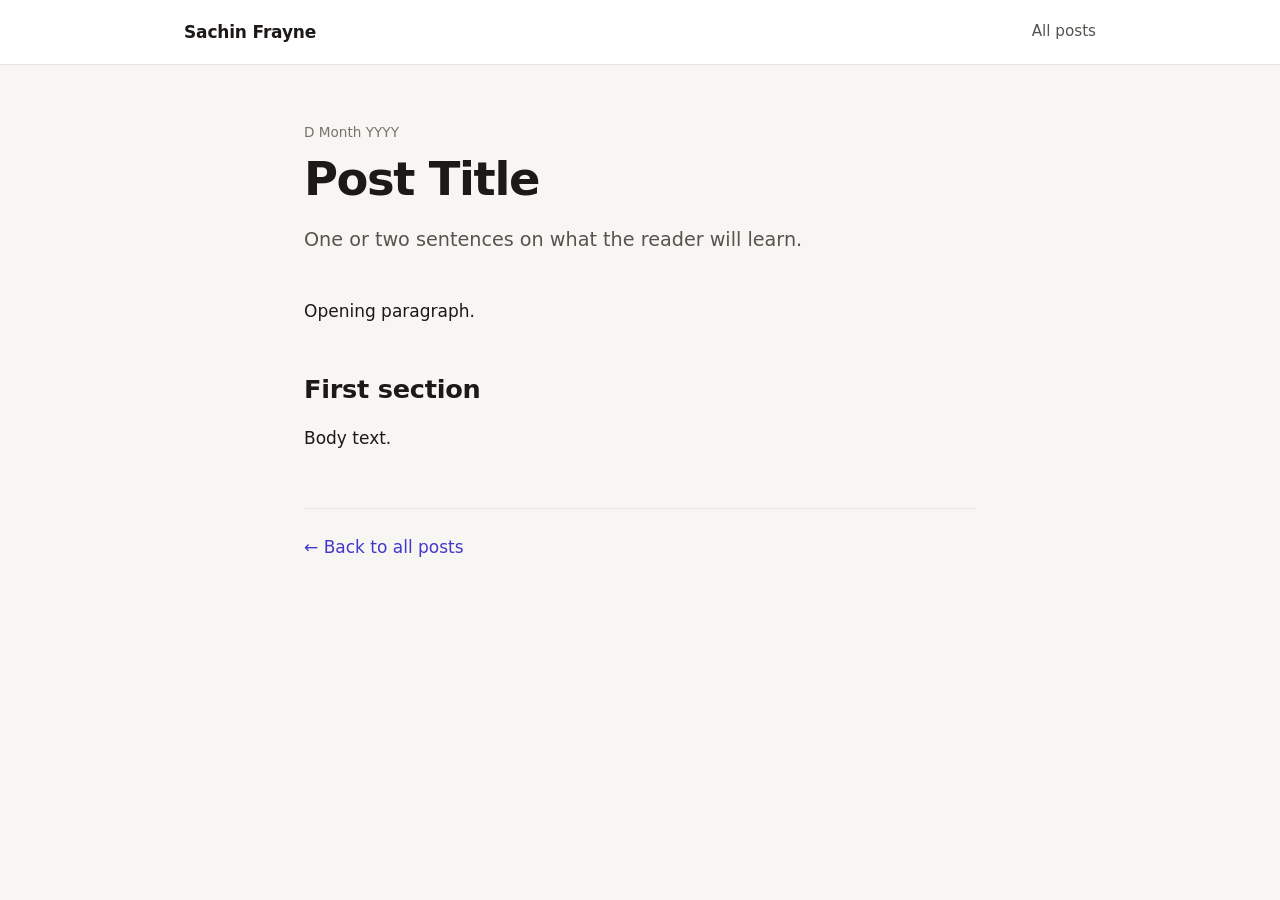
<file: templates/post.html>
<!DOCTYPE html>
<!-- Starter for a new post. Copy to blogs/your-slug.html and replace the placeholders. -->
<html lang="en">
  <head>
    <meta charset="UTF-8" />
    <meta name="viewport" content="width=device-width, initial-scale=1.0" />
    <meta name="description" content="Post summary for search engines and link previews." />
    <title>Post Title | Sachin Frayne</title>
    <link rel="stylesheet" href="../styles.css" />
  </head>
  <body>
    <header class="site-header">
      <div class="container site-header-inner">
        <a class="site-name" href="../index.html">Sachin Frayne</a>
        <a href="../index.html#writing">All posts</a>
      </div>
    </header>

    <main class="post">
      <article>
        <header class="post-header">
          <p class="post-meta">
            <time datetime="YYYY-MM-DD">D Month YYYY</time>
          </p>
          <h1>Post Title</h1>
          <p class="post-lede">One or two sentences on what the reader will learn.</p>
        </header>

        <div class="post-body">
          <!-- Optional hero image: <img src="../images/your-slug.jpg" alt="..." /> -->
          <p>Opening paragraph.</p>

          <h2>First section</h2>
          <p>Body text.</p>
        </div>
      </article>

      <p class="post-footer-link"><a href="../index.html#writing">&larr; Back to all posts</a></p>
    </main>
  </body>
</html>
</file>
<file: styles.css>
/* =========================
   Theme tokens
========================= */

:root {
  --bg: #f7f6f3;
  --surface: #ffffff;
  --text: #1c1917;
  --muted: #57534e;
  --subtle: #78716c;
  --border: #e7e5e4;
  --accent: #4338ca;
  --accent-hover: #3730a3;
  --accent-soft: #eef2ff;
  --code-bg: #1c1917;
  --code-text: #f5f5f4;
  --inline-code-bg: #f1f0ee;
  --shadow: 0 1px 2px rgba(28, 25, 23, 0.04), 0 8px 24px rgba(28, 25, 23, 0.06);
  --radius: 16px;
}

@media (prefers-color-scheme: dark) {
  :root:not([data-theme="light"]) {
    --bg: #0f0f10;
    --surface: #18181b;
    --text: #f4f4f5;
    --muted: #a1a1aa;
    --subtle: #71717a;
    --border: #27272a;
    --accent: #a5b4fc;
    --accent-hover: #c7d2fe;
    --accent-soft: #1e1b4b;
    --code-bg: #09090b;
    --code-text: #e4e4e7;
    --inline-code-bg: #27272a;
    --shadow: none;
  }
}

:root[data-theme="dark"] {
  --bg: #0f0f10;
  --surface: #18181b;
  --text: #f4f4f5;
  --muted: #a1a1aa;
  --subtle: #71717a;
  --border: #27272a;
  --accent: #a5b4fc;
  --accent-hover: #c7d2fe;
  --accent-soft: #1e1b4b;
  --code-bg: #09090b;
  --code-text: #e4e4e7;
  --inline-code-bg: #27272a;
  --shadow: none;
}

/* =========================
   Global
========================= */

* {
  box-sizing: border-box;
}

html {
  scroll-behavior: smooth;
}

body {
  margin: 0;
  background: var(--bg);
  color: var(--text);
  font-family:
    Inter,
    system-ui,
    -apple-system,
    BlinkMacSystemFont,
    "Segoe UI",
    sans-serif;
  font-size: 17px;
  line-height: 1.7;
  -webkit-font-smoothing: antialiased;
}

img {
  max-width: 100%;
  display: block;
}

a {
  color: var(--accent);
  text-decoration: none;
}

a:hover {
  color: var(--accent-hover);
  text-decoration: underline;
}

h1,
h2,
h3,
h4 {
  color: var(--text);
  line-height: 1.2;
  margin: 0;
}

.container {
  max-width: 960px;
  margin: 0 auto;
  padding: 0 24px;
}

/* =========================
   Header
========================= */

.site-header {
  background: var(--surface);
  border-bottom: 1px solid var(--border);
}

.site-header-inner {
  display: flex;
  align-items: center;
  justify-content: space-between;
  height: 64px;
}

.site-name {
  font-weight: 700;
  color: var(--text);
  letter-spacing: -0.01em;
}

.site-name:hover {
  color: var(--accent);
  text-decoration: none;
}

.site-header-inner > a:not(.site-name) {
  color: var(--muted);
  font-size: 0.95rem;
}

/* =========================
   Hero / About
========================= */

.hero {
  padding: 80px 0 56px;
}

.eyebrow {
  color: var(--accent);
  font-size: 0.85rem;
  font-weight: 600;
  letter-spacing: 0.12em;
  text-transform: uppercase;
  margin-bottom: 16px;
}

.hero h1 {
  font-size: clamp(2.6rem, 6vw, 3.9rem);
  letter-spacing: -0.03em;
  line-height: 1.08;
  margin-bottom: 24px;
}

.lead {
  font-size: 1.3rem;
  line-height: 1.5;
  color: var(--text);
  max-width: 680px;
  margin: 0 0 20px;
}

.about {
  max-width: 680px;
}

.about p {
  color: var(--muted);
  margin: 0 0 16px;
}

.topics {
  list-style: none;
  padding: 0;
  margin: 28px 0 32px;
  display: flex;
  flex-wrap: wrap;
  gap: 8px;
}

.topics li {
  padding: 6px 14px;
  border-radius: 999px;
  background: var(--accent-soft);
  color: var(--accent);
  font-size: 0.9rem;
  font-weight: 500;
}

.elsewhere {
  display: flex;
  flex-wrap: wrap;
  gap: 12px;
}

.elsewhere a {
  padding: 8px 16px;
  border: 1px solid var(--border);
  border-radius: 999px;
  color: var(--text);
  font-size: 0.95rem;
  background: var(--surface);
}

.elsewhere a:hover {
  border-color: var(--accent);
  color: var(--accent);
  text-decoration: none;
}

/* =========================
   Writing (post list)
========================= */

.posts {
  border-top: 1px solid var(--border);
  padding: 56px 0 96px;
}

.posts > h2 {
  font-size: 1.8rem;
  letter-spacing: -0.02em;
  margin-bottom: 32px;
}

.post-grid {
  display: grid;
  grid-template-columns: repeat(auto-fill, minmax(280px, 1fr));
  gap: 24px;
}

.post-card {
  display: flex;
  flex-direction: column;
  background: var(--surface);
  border: 1px solid var(--border);
  border-radius: var(--radius);
  overflow: hidden;
  box-shadow: var(--shadow);
  transition:
    transform 0.2s ease,
    box-shadow 0.2s ease;
}

.post-card:hover {
  transform: translateY(-3px);
  box-shadow: 0 12px 32px rgba(28, 25, 23, 0.1);
}

.post-card > a {
  display: block;
}

.post-card img {
  width: 100%;
  aspect-ratio: 16 / 9;
  object-fit: cover;
  display: block;
}

.post-card-body {
  padding: 24px;
  display: flex;
  flex-direction: column;
  flex: 1;
}

.post-meta {
  color: var(--subtle);
  font-size: 0.85rem;
  margin: 0 0 10px;
}

.post-card-title {
  font-size: 1.25rem;
  letter-spacing: -0.01em;
  margin-bottom: 10px;
}

.post-card-title a {
  color: var(--text);
}

.post-card-title a:hover {
  color: var(--accent);
  text-decoration: none;
}

.post-card-excerpt {
  color: var(--muted);
  font-size: 0.97rem;
  margin: 0;
}

.empty {
  color: var(--muted);
  border: 1px dashed var(--border);
  border-radius: var(--radius);
  padding: 40px 24px;
  text-align: center;
  margin: 0;
  grid-column: 1 / -1;
}

/* =========================
   Pagination
========================= */

.pagination {
  display: flex;
  justify-content: center;
  gap: 12px;
  margin-top: 48px;
}

.pagination a,
.pagination-current {
  min-width: 40px;
  text-align: center;
  padding: 8px 14px;
  border: 1px solid var(--border);
  border-radius: 10px;
  color: var(--muted);
}

.pagination a:hover {
  border-color: var(--accent);
  color: var(--accent);
  text-decoration: none;
}

.pagination-current {
  background: var(--accent);
  border-color: var(--accent);
  color: #ffffff;
  font-weight: 600;
}

/* =========================
   Individual post pages
========================= */

.post {
  max-width: 720px;
  margin: 0 auto;
  padding: 56px 24px 96px;
}

.post-header {
  margin-bottom: 40px;
}

.post-header h1 {
  font-size: clamp(2.2rem, 5vw, 2.9rem);
  letter-spacing: -0.03em;
  line-height: 1.12;
  margin-bottom: 18px;
}

.post-lede {
  font-size: 1.2rem;
  color: var(--muted);
  margin: 0;
}

.post-body > p,
.post-body > ul,
.post-body > ol {
  color: var(--text);
  margin: 1.2rem 0;
}

.post-body h2 {
  font-size: 1.6rem;
  letter-spacing: -0.01em;
  margin: 48px 0 16px;
}

.post-body h3 {
  font-size: 1.3rem;
  margin: 36px 0 12px;
}

.post-body img {
  width: 100%;
  border-radius: var(--radius);
  margin: 32px 0;
}

.post-body a {
  text-decoration: underline;
  text-underline-offset: 3px;
}

.post-body blockquote {
  margin: 32px 0;
  padding: 16px 24px;
  border-left: 4px solid var(--accent);
  background: var(--accent-soft);
  border-radius: 0 12px 12px 0;
  color: var(--text);
}

.post-body pre {
  overflow-x: auto;
  background: var(--code-bg);
  color: var(--code-text);
  padding: 20px;
  border-radius: 12px;
  margin: 28px 0;
  font-size: 0.92rem;
  line-height: 1.6;
}

.post-body pre code {
  display: block;
  background: transparent;
  padding: 0;
  color: inherit;
}

.post-body p code,
.post-body li code,
.post-body h2 code,
.post-body h3 code {
  background: var(--inline-code-bg);
  color: var(--accent);
  padding: 2px 6px;
  border-radius: 6px;
  font-size: 0.9em;
}

.post-body table {
  width: 100%;
  border-collapse: collapse;
  margin: 28px 0;
  font-size: 0.95rem;
}

.post-body th,
.post-body td {
  padding: 10px 12px;
  border: 1px solid var(--border);
  text-align: left;
}

.post-body th {
  background: var(--surface);
  font-weight: 600;
}

.post-footer-link {
  margin-top: 56px;
  padding-top: 24px;
  border-top: 1px solid var(--border);
}

code {
  font-family:
    "JetBrains Mono",
    "Fira Code",
    Consolas,
    monospace;
}

/* =========================
   Responsive
========================= */

@media (max-width: 640px) {
  body {
    font-size: 16px;
  }

  .container {
    padding: 0 16px;
  }

  .hero {
    padding: 56px 0 40px;
  }

  .posts {
    padding: 40px 0 72px;
  }

  .post {
    padding: 40px 16px 72px;
  }

  .post-grid {
    grid-template-columns: 1fr;
  }
}
</file>
